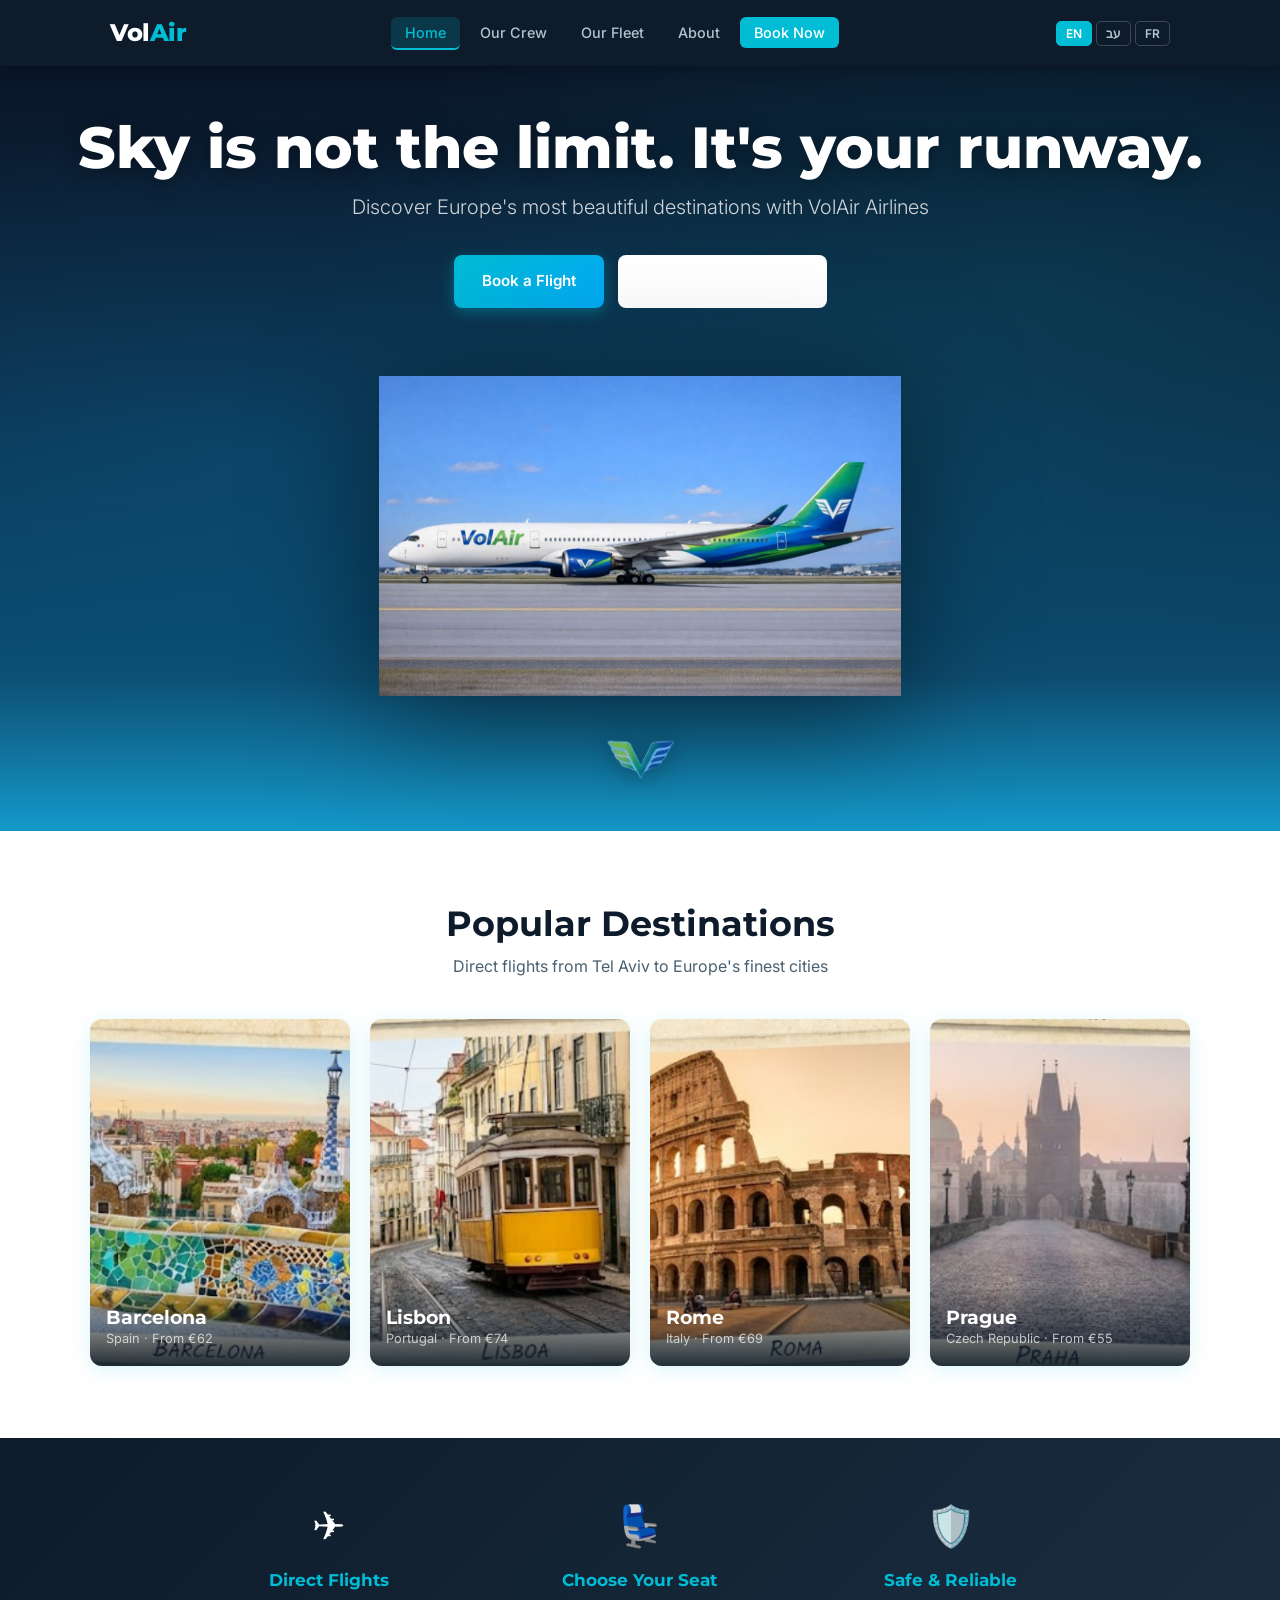
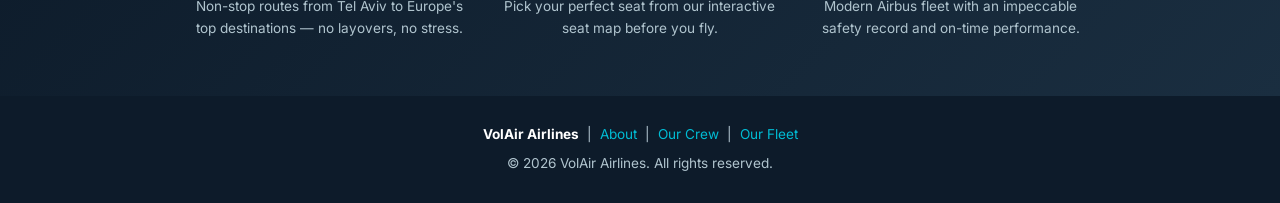
<file: index.html>
<!DOCTYPE html>
<html lang="en">
<head>
  <meta charset="UTF-8">
  <meta name="viewport" content="width=device-width, initial-scale=1.0">
  <title>VolAir Airlines — Fly Smart, Fly Free</title>
  <link rel="stylesheet" href="css/style.css">
</head>
<body data-page="index">

  <!-- HEADER -->
  <header class="site-header">
    <nav class="nav-inner">
      <a class="nav-logo" href="index.html">Vol<span>Air</span></a>
      <button class="nav-toggle" aria-label="Toggle menu">
        <span></span><span></span><span></span>
      </button>
      <ul class="nav-links">
        <li><a href="index.html" class="active" data-i18n="nav.home">Home</a></li>
        <li><a href="crew.html" data-i18n="nav.crew">Our Crew</a></li>
        <li><a href="fleet.html" data-i18n="nav.fleet">Our Fleet</a></li>
        <li><a href="about.html" data-i18n="nav.about">About</a></li>
        <li><a href="flights.html" class="nav-book-btn" data-i18n="nav.book">Book Now</a></li>
      </ul>
      <div class="lang-switcher">
        <button class="lang-btn" data-lang="en">EN</button>
        <button class="lang-btn" data-lang="he">עב</button>
        <button class="lang-btn" data-lang="fr">FR</button>
      </div>
    </nav>
  </header>

  <main>
    <!-- HERO -->
    <section class="hero">
      <div class="hero-sky"></div>
      <div class="hero-clouds"></div>

      <div class="hero-content">
        <h1 class="hero-tagline" data-i18n="index.tagline">Sky is not the limit. It's your runway.</h1>
        <p class="hero-slogan" data-i18n="index.slogan">Discover Europe's most beautiful destinations with VolAir Airlines</p>
        <div class="hero-cta">
          <a href="flights.html" class="btn btn-primary" data-i18n="index.bookFlight">Book a Flight</a>
          <a href="#destinations" class="btn btn-secondary" style="border-color:rgba(255,255,255,0.4);color:#fff;" data-i18n="index.explore">Explore Destinations</a>
        </div>
      </div>

      <!-- Hero plane image -->
      <div class="hero-plane-wrap">
        <img
          src="images/hero-plane.jpg"
          alt="VolAir Airlines aircraft in flight"
          class="hero-plane-img"
          onerror="this.style.display='none'; this.nextElementSibling.style.display='flex';"
        >
        <div class="hero-plane-placeholder" style="display:none;">
          <span>✈</span>
          <p style="font-size:1rem; color:rgba(255,255,255,0.5);">VolAir Airlines</p>
        </div>
      </div>

      <!-- Logo below plane -->
      <div class="hero-logo-wrap">
        <img
          src="images/logo.png"
          alt="VolAir Airlines logo"
          class="hero-logo-img"
          onerror="this.style.display='none'; this.nextElementSibling.style.display='inline-flex';"
        >
        <div class="hero-logo-placeholder" style="display:none;">
          <span>✈</span>
          <span>Vol<span class="logo-dot">Air</span></span>
        </div>
      </div>
    </section>

    <!-- DESTINATIONS -->
    <section class="destinations" id="destinations">
      <h2 data-i18n="index.popular">Popular Destinations</h2>
      <p class="subtitle" data-i18n="index.subtitle">Direct flights from Tel Aviv to Europe's finest cities</p>
      <div class="dest-grid">

        <!-- Barcelona -->
        <a href="flights.html" class="dest-card" data-dest="Barcelona">
          <img
            src="images/barcelona.jpg"
            alt="Barcelona, Spain"
            class="dest-img"
            onerror="this.style.display='none'; this.nextElementSibling.style.display='flex';"
          >
          <div class="dest-placeholder" style="display:none;">🏖️</div>
          <div class="dest-info">
            <h3>Barcelona</h3>
            <p>Spain · From €62</p>
          </div>
          <div class="dest-overlay">Book Now</div>
        </a>

        <!-- Lisbon -->
        <a href="flights.html" class="dest-card" data-dest="Lisbon">
          <img
            src="images/lisbon.png"
            alt="Lisbon, Portugal"
            class="dest-img"
            onerror="this.style.display='none'; this.nextElementSibling.style.display='flex';"
          >
          <div class="dest-placeholder" style="display:none;">🌉</div>
          <div class="dest-info">
            <h3>Lisbon</h3>
            <p>Portugal · From €74</p>
          </div>
          <div class="dest-overlay">Book Now</div>
        </a>

        <!-- Rome -->
        <a href="flights.html" class="dest-card" data-dest="Rome">
          <img
            src="images/rome.png"
            alt="Rome, Italy"
            class="dest-img"
            onerror="this.style.display='none'; this.nextElementSibling.style.display='flex';"
          >
          <div class="dest-placeholder" style="display:none;">🏛️</div>
          <div class="dest-info">
            <h3>Rome</h3>
            <p>Italy · From €69</p>
          </div>
          <div class="dest-overlay">Book Now</div>
        </a>

        <!-- Prague -->
        <a href="flights.html" class="dest-card" data-dest="Prague">
          <img
            src="images/prague.png"
            alt="Prague, Czech Republic"
            class="dest-img"
            onerror="this.style.display='none'; this.nextElementSibling.style.display='flex';"
          >
          <div class="dest-placeholder" style="display:none;">🏰</div>
          <div class="dest-info">
            <h3>Prague</h3>
            <p>Czech Republic · From €55</p>
          </div>
          <div class="dest-overlay">Book Now</div>
        </a>

      </div>
    </section>

    <!-- HIGHLIGHTS -->
    <section class="highlights">
      <div class="highlights-grid">
        <div class="highlight-item">
          <div class="highlight-icon">✈</div>
          <h3 data-i18n="index.direct">Direct Flights</h3>
          <p data-i18n="index.directDesc">Non-stop routes from Tel Aviv to Europe's top destinations — no layovers, no stress.</p>
        </div>
        <div class="highlight-item">
          <div class="highlight-icon">💺</div>
          <h3 data-i18n="index.seat">Choose Your Seat</h3>
          <p data-i18n="index.seatDesc">Pick your perfect seat from our interactive seat map before you fly.</p>
        </div>
        <div class="highlight-item">
          <div class="highlight-icon">🛡️</div>
          <h3 data-i18n="index.safe">Safe &amp; Reliable</h3>
          <p data-i18n="index.safeDesc">Modern Airbus fleet with an impeccable safety record and on-time performance.</p>
        </div>
      </div>
    </section>
  </main>

  <!-- FOOTER -->
  <footer class="site-footer">
    <p><strong>VolAir Airlines</strong> &nbsp;|&nbsp; <a href="about.html" data-i18n="nav.about">About</a> &nbsp;|&nbsp; <a href="crew.html" data-i18n="nav.crew">Our Crew</a> &nbsp;|&nbsp; <a href="fleet.html" data-i18n="nav.fleet">Our Fleet</a></p>
    <p style="margin-top:8px;" data-i18n="footer.rights">© 2026 VolAir Airlines. All rights reserved.</p>
  </footer>

  <script src="js/app.js"></script>
</body>
</html>
</file>
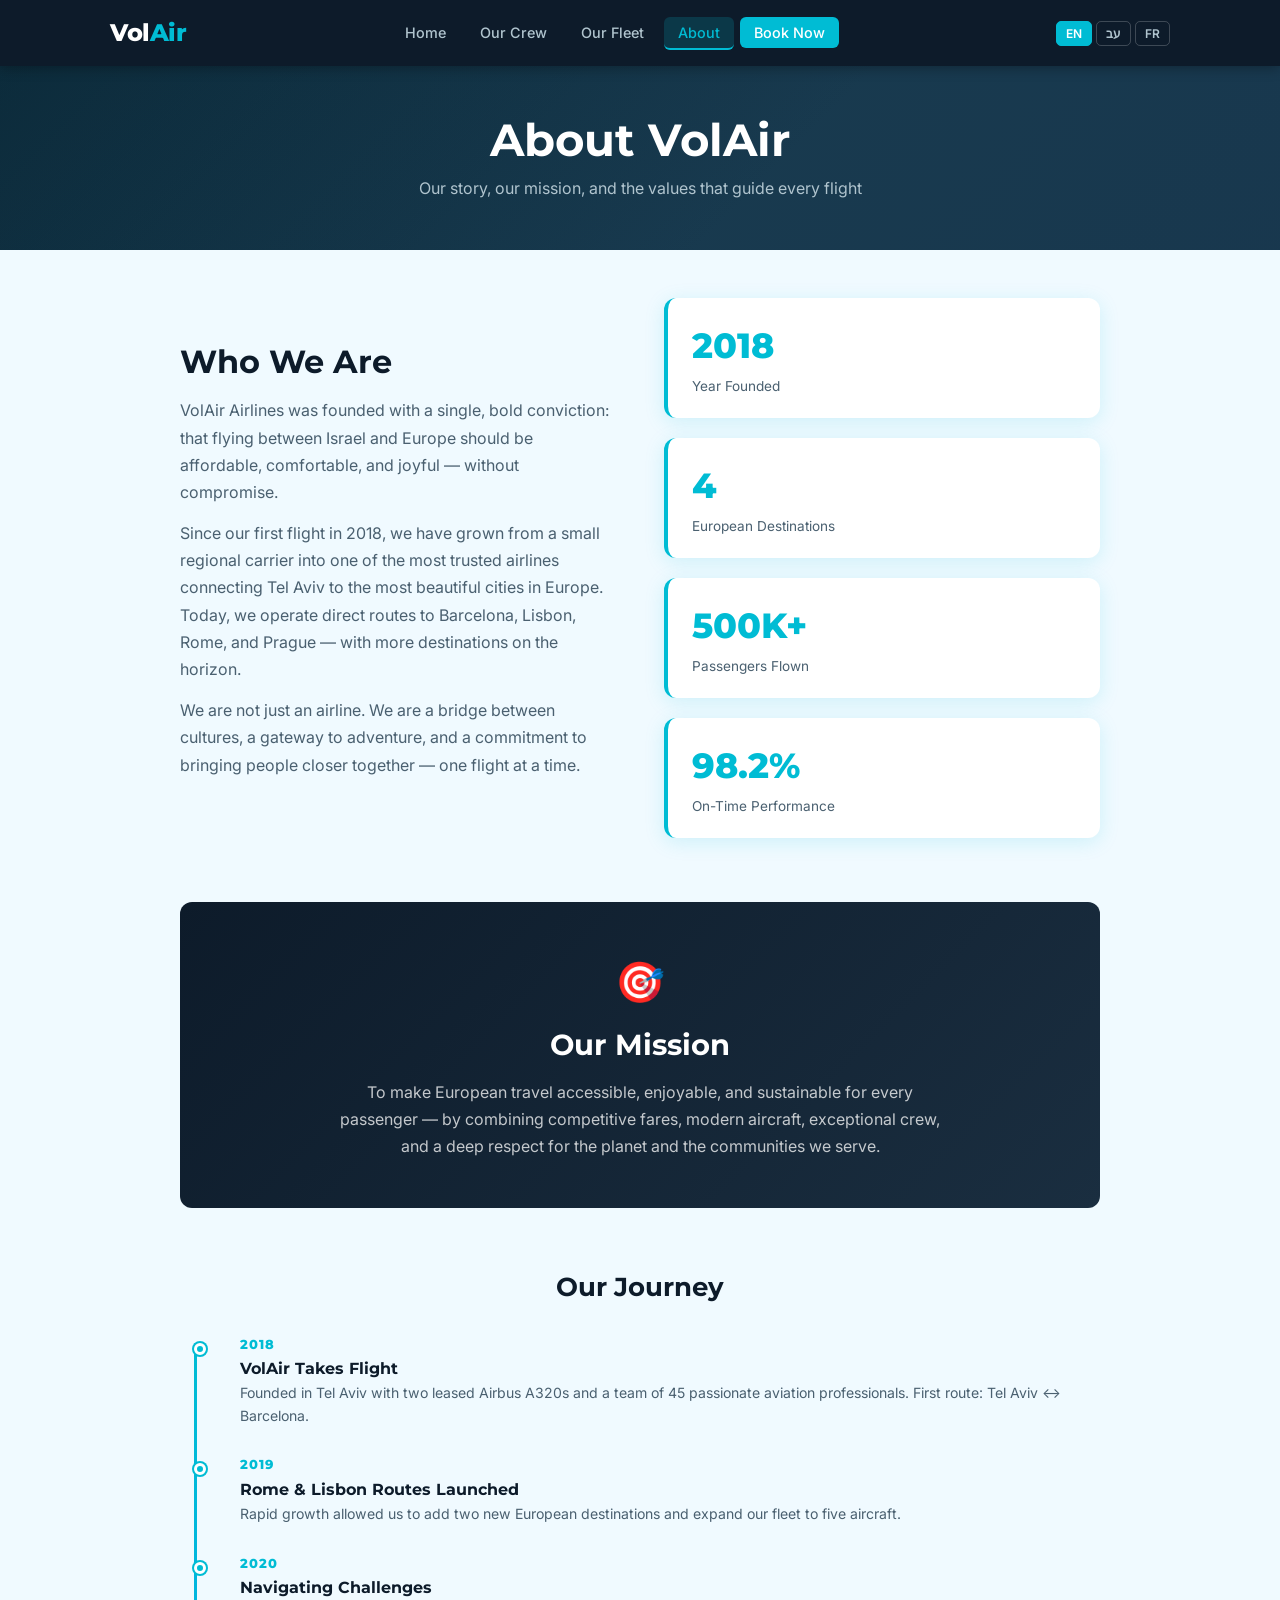
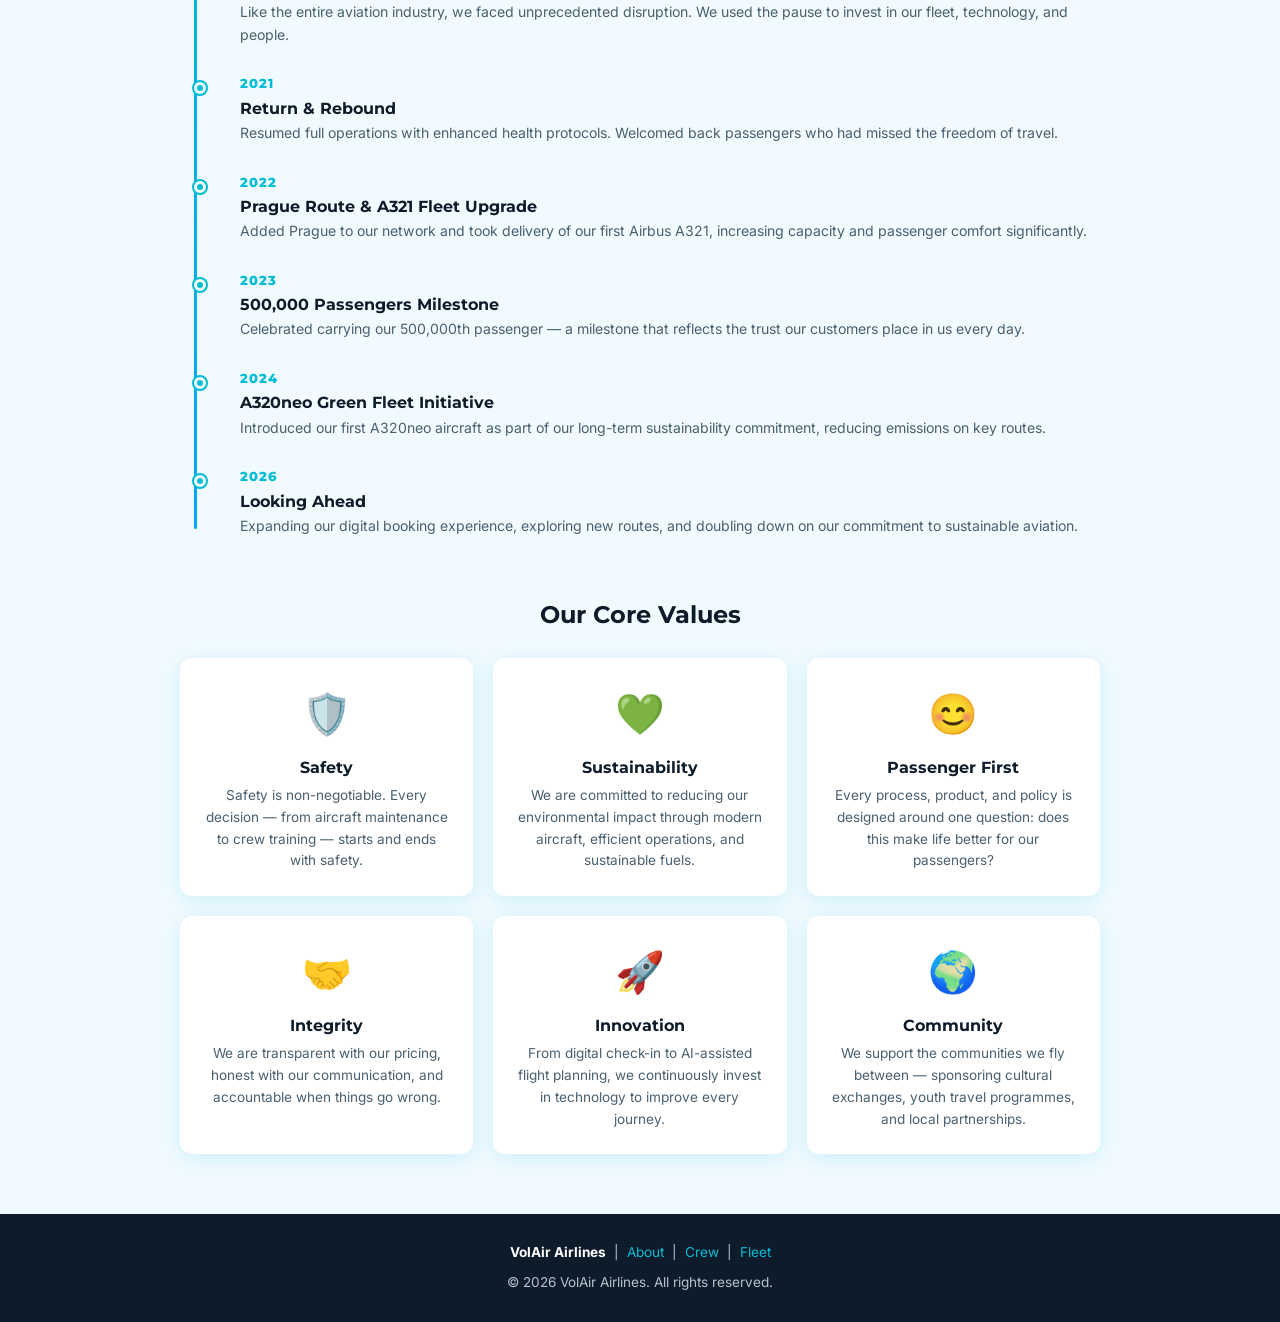
<file: about.html>
<!DOCTYPE html>
<html lang="en">
<head>
  <meta charset="UTF-8">
  <meta name="viewport" content="width=device-width, initial-scale=1.0">
  <title>About VolAir — VolAir Airlines</title>
  <link rel="stylesheet" href="css/style.css">
</head>
<body data-page="about">

  <!-- HEADER -->
  <header class="site-header">
    <nav class="nav-inner">
      <a class="nav-logo" href="index.html">Vol<span>Air</span></a>
      <button class="nav-toggle" aria-label="Toggle menu">
        <span></span><span></span><span></span>
      </button>
      <ul class="nav-links">
        <li><a href="index.html" data-i18n="nav.home">Home</a></li>
        <li><a href="crew.html" data-i18n="nav.crew">Our Crew</a></li>
        <li><a href="fleet.html" data-i18n="nav.fleet">Our Fleet</a></li>
        <li><a href="about.html" class="active" data-i18n="nav.about">About</a></li>
        <li><a href="flights.html" class="nav-book-btn" data-i18n="nav.book">Book Now</a></li>
      </ul>
      <div class="lang-switcher">
        <button class="lang-btn" data-lang="en">EN</button>
        <button class="lang-btn" data-lang="he">עב</button>
        <button class="lang-btn" data-lang="fr">FR</button>
      </div>
    </nav>
  </header>

  <!-- PAGE BANNER -->
  <div class="page-banner">
    <h1>About VolAir</h1>
    <p>Our story, our mission, and the values that guide every flight</p>
  </div>

  <main>
    <div class="about-wrap">

      <!-- Intro + Stats -->
      <div class="about-intro">
        <div class="about-intro-text">
          <h2>Who We Are</h2>
          <p>
            VolAir Airlines was founded with a single, bold conviction: that flying between Israel
            and Europe should be affordable, comfortable, and joyful — without compromise.
          </p>
          <p>
            Since our first flight in 2018, we have grown from a small regional carrier into one of
            the most trusted airlines connecting Tel Aviv to the most beautiful cities in Europe.
            Today, we operate direct routes to Barcelona, Lisbon, Rome, and Prague — with more
            destinations on the horizon.
          </p>
          <p>
            We are not just an airline. We are a bridge between cultures, a gateway to adventure,
            and a commitment to bringing people closer together — one flight at a time.
          </p>
        </div>
        <div class="about-stat-col">
          <div class="about-stat">
            <div class="num">2018</div>
            <div class="stat-label">Year Founded</div>
          </div>
          <div class="about-stat">
            <div class="num">4</div>
            <div class="stat-label">European Destinations</div>
          </div>
          <div class="about-stat">
            <div class="num">500K+</div>
            <div class="stat-label">Passengers Flown</div>
          </div>
          <div class="about-stat">
            <div class="num">98.2%</div>
            <div class="stat-label">On-Time Performance</div>
          </div>
        </div>
      </div>

      <!-- Mission -->
      <div class="about-mission">
        <div style="font-size:2.5rem; margin-bottom:14px;">🎯</div>
        <h2>Our Mission</h2>
        <p>
          To make European travel accessible, enjoyable, and sustainable for every passenger —
          by combining competitive fares, modern aircraft, exceptional crew, and a deep respect
          for the planet and the communities we serve.
        </p>
      </div>

      <!-- Timeline -->
      <div class="timeline">
        <h2>Our Journey</h2>
        <div class="timeline-list">
          <div class="timeline-item">
            <div class="timeline-year">2018</div>
            <h4>VolAir Takes Flight</h4>
            <p>Founded in Tel Aviv with two leased Airbus A320s and a team of 45 passionate aviation professionals. First route: Tel Aviv ↔ Barcelona.</p>
          </div>
          <div class="timeline-item">
            <div class="timeline-year">2019</div>
            <h4>Rome &amp; Lisbon Routes Launched</h4>
            <p>Rapid growth allowed us to add two new European destinations and expand our fleet to five aircraft.</p>
          </div>
          <div class="timeline-item">
            <div class="timeline-year">2020</div>
            <h4>Navigating Challenges</h4>
            <p>Like the entire aviation industry, we faced unprecedented disruption. We used the pause to invest in our fleet, technology, and people.</p>
          </div>
          <div class="timeline-item">
            <div class="timeline-year">2021</div>
            <h4>Return &amp; Rebound</h4>
            <p>Resumed full operations with enhanced health protocols. Welcomed back passengers who had missed the freedom of travel.</p>
          </div>
          <div class="timeline-item">
            <div class="timeline-year">2022</div>
            <h4>Prague Route &amp; A321 Fleet Upgrade</h4>
            <p>Added Prague to our network and took delivery of our first Airbus A321, increasing capacity and passenger comfort significantly.</p>
          </div>
          <div class="timeline-item">
            <div class="timeline-year">2023</div>
            <h4>500,000 Passengers Milestone</h4>
            <p>Celebrated carrying our 500,000th passenger — a milestone that reflects the trust our customers place in us every day.</p>
          </div>
          <div class="timeline-item">
            <div class="timeline-year">2024</div>
            <h4>A320neo Green Fleet Initiative</h4>
            <p>Introduced our first A320neo aircraft as part of our long-term sustainability commitment, reducing emissions on key routes.</p>
          </div>
          <div class="timeline-item">
            <div class="timeline-year">2026</div>
            <h4>Looking Ahead</h4>
            <p>Expanding our digital booking experience, exploring new routes, and doubling down on our commitment to sustainable aviation.</p>
          </div>
        </div>
      </div>

      <!-- Values -->
      <h2 style="text-align:center; margin-bottom:28px;">Our Core Values</h2>
      <div class="about-values">
        <div class="about-value-card">
          <div class="about-value-icon">🛡️</div>
          <h3>Safety</h3>
          <p>Safety is non-negotiable. Every decision — from aircraft maintenance to crew training — starts and ends with safety.</p>
        </div>
        <div class="about-value-card">
          <div class="about-value-icon">💚</div>
          <h3>Sustainability</h3>
          <p>We are committed to reducing our environmental impact through modern aircraft, efficient operations, and sustainable fuels.</p>
        </div>
        <div class="about-value-card">
          <div class="about-value-icon">😊</div>
          <h3>Passenger First</h3>
          <p>Every process, product, and policy is designed around one question: does this make life better for our passengers?</p>
        </div>
        <div class="about-value-card">
          <div class="about-value-icon">🤝</div>
          <h3>Integrity</h3>
          <p>We are transparent with our pricing, honest with our communication, and accountable when things go wrong.</p>
        </div>
        <div class="about-value-card">
          <div class="about-value-icon">🚀</div>
          <h3>Innovation</h3>
          <p>From digital check-in to AI-assisted flight planning, we continuously invest in technology to improve every journey.</p>
        </div>
        <div class="about-value-card">
          <div class="about-value-icon">🌍</div>
          <h3>Community</h3>
          <p>We support the communities we fly between — sponsoring cultural exchanges, youth travel programmes, and local partnerships.</p>
        </div>
      </div>

    </div>
  </main>

  <!-- FOOTER -->
  <footer class="site-footer">
    <p><strong>VolAir Airlines</strong> &nbsp;|&nbsp; <a href="about.html">About</a> &nbsp;|&nbsp; <a href="crew.html">Crew</a> &nbsp;|&nbsp; <a href="fleet.html">Fleet</a></p>
    <p style="margin-top:8px;" data-i18n="footer.rights">© 2026 VolAir Airlines. All rights reserved.</p>
  </footer>

  <script src="js/app.js"></script>
</body>
</html>
</file>
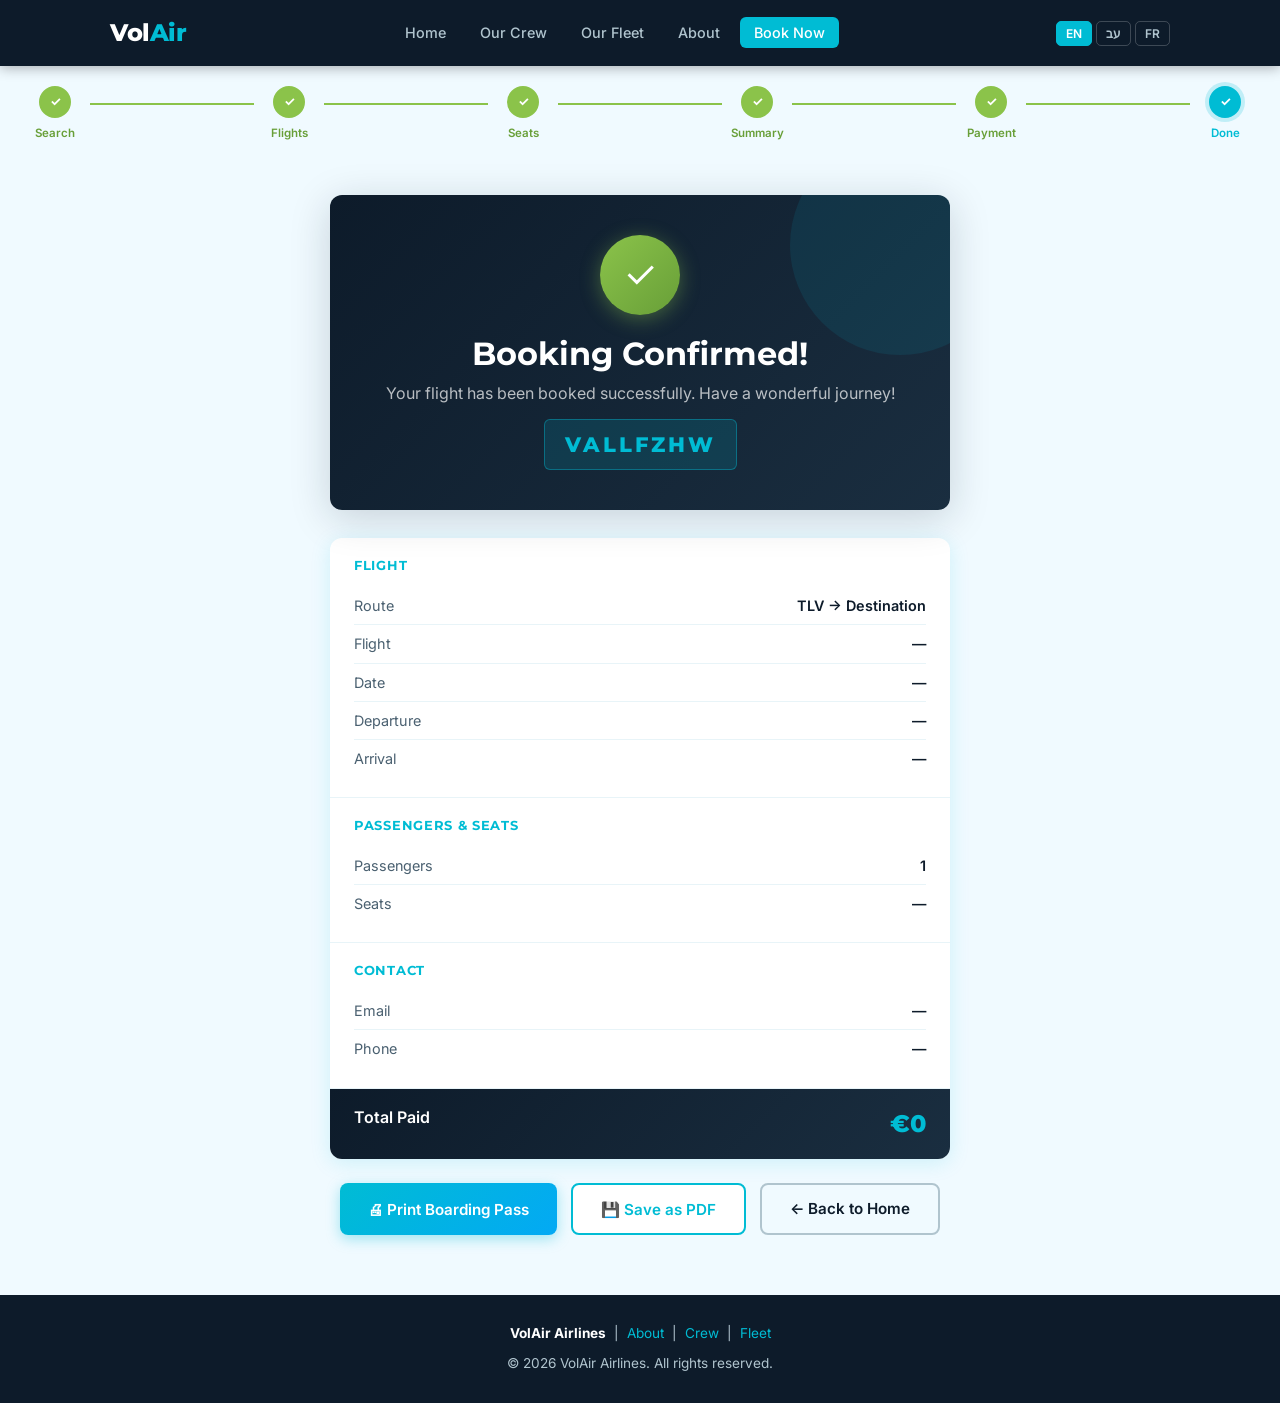
<file: confirmation.html>
<!DOCTYPE html>
<html lang="en">
<head>
  <meta charset="UTF-8">
  <meta name="viewport" content="width=device-width, initial-scale=1.0">
  <title>Booking Confirmed — VolAir Airlines</title>
  <link rel="stylesheet" href="css/style.css">
</head>
<body data-page="confirmation">

  <!-- HEADER -->
  <header class="site-header">
    <nav class="nav-inner">
      <a class="nav-logo" href="index.html">Vol<span>Air</span></a>
      <button class="nav-toggle" aria-label="Toggle menu">
        <span></span><span></span><span></span>
      </button>
      <ul class="nav-links">
        <li><a href="index.html" data-i18n="nav.home">Home</a></li>
        <li><a href="crew.html" data-i18n="nav.crew">Our Crew</a></li>
        <li><a href="fleet.html" data-i18n="nav.fleet">Our Fleet</a></li>
        <li><a href="about.html" data-i18n="nav.about">About</a></li>
        <li><a href="flights.html" class="nav-book-btn" data-i18n="nav.book">Book Now</a></li>
      </ul>
      <div class="lang-switcher">
        <button class="lang-btn" data-lang="en">EN</button>
        <button class="lang-btn" data-lang="he">עב</button>
        <button class="lang-btn" data-lang="fr">FR</button>
      </div>
    </nav>
  </header>

  <!-- PROGRESS STEPS -->
  <div class="progress-steps">
    <div class="step done"><div class="step-dot">✓</div><div class="step-label" data-i18n="step.search">Search</div></div>
    <div class="step-line done"></div>
    <div class="step done"><div class="step-dot">✓</div><div class="step-label" data-i18n="step.flights">Flights</div></div>
    <div class="step-line done"></div>
    <div class="step done"><div class="step-dot">✓</div><div class="step-label" data-i18n="step.seats">Seats</div></div>
    <div class="step-line done"></div>
    <div class="step done"><div class="step-dot">✓</div><div class="step-label" data-i18n="step.summary">Summary</div></div>
    <div class="step-line done"></div>
    <div class="step done"><div class="step-dot">✓</div><div class="step-label" data-i18n="step.payment">Payment</div></div>
    <div class="step-line done"></div>
    <div class="step active"><div class="step-dot">✓</div><div class="step-label" data-i18n="step.done">Done</div></div>
  </div>

  <main>
    <div class="confirmation-wrap">

      <!-- Hero confirmation banner -->
      <div class="confirm-hero">
        <div class="confirm-check">✓</div>
        <h1 data-i18n="confirm.title">Booking Confirmed!</h1>
        <p data-i18n="confirm.subtitle">Your flight has been booked successfully. Have a wonderful journey!</p>
        <div class="booking-ref" id="booking-ref">VA——</div>
      </div>

      <!-- Booking details -->
      <div class="confirm-details">
        <div id="confirm-details-body">
          <!-- filled by JS -->
        </div>
      </div>

      <!-- Actions -->
      <div class="confirm-actions">
        <button id="print-btn" class="btn btn-primary" data-i18n="confirm.print">🖨 Print Boarding Pass</button>
        <button id="save-btn" class="btn btn-secondary" data-i18n="confirm.save">💾 Save as PDF</button>
        <a href="index.html" class="btn btn-outline" data-i18n="confirm.backHome">← Back to Home</a>
      </div>

    </div>
  </main>

  <!-- FOOTER -->
  <footer class="site-footer">
    <p><strong>VolAir Airlines</strong> &nbsp;|&nbsp; <a href="about.html">About</a> &nbsp;|&nbsp; <a href="crew.html">Crew</a> &nbsp;|&nbsp; <a href="fleet.html">Fleet</a></p>
    <p style="margin-top:8px;" data-i18n="footer.rights">© 2026 VolAir Airlines. All rights reserved.</p>
  </footer>

  <script src="js/app.js"></script>
</body>
</html>
</file>
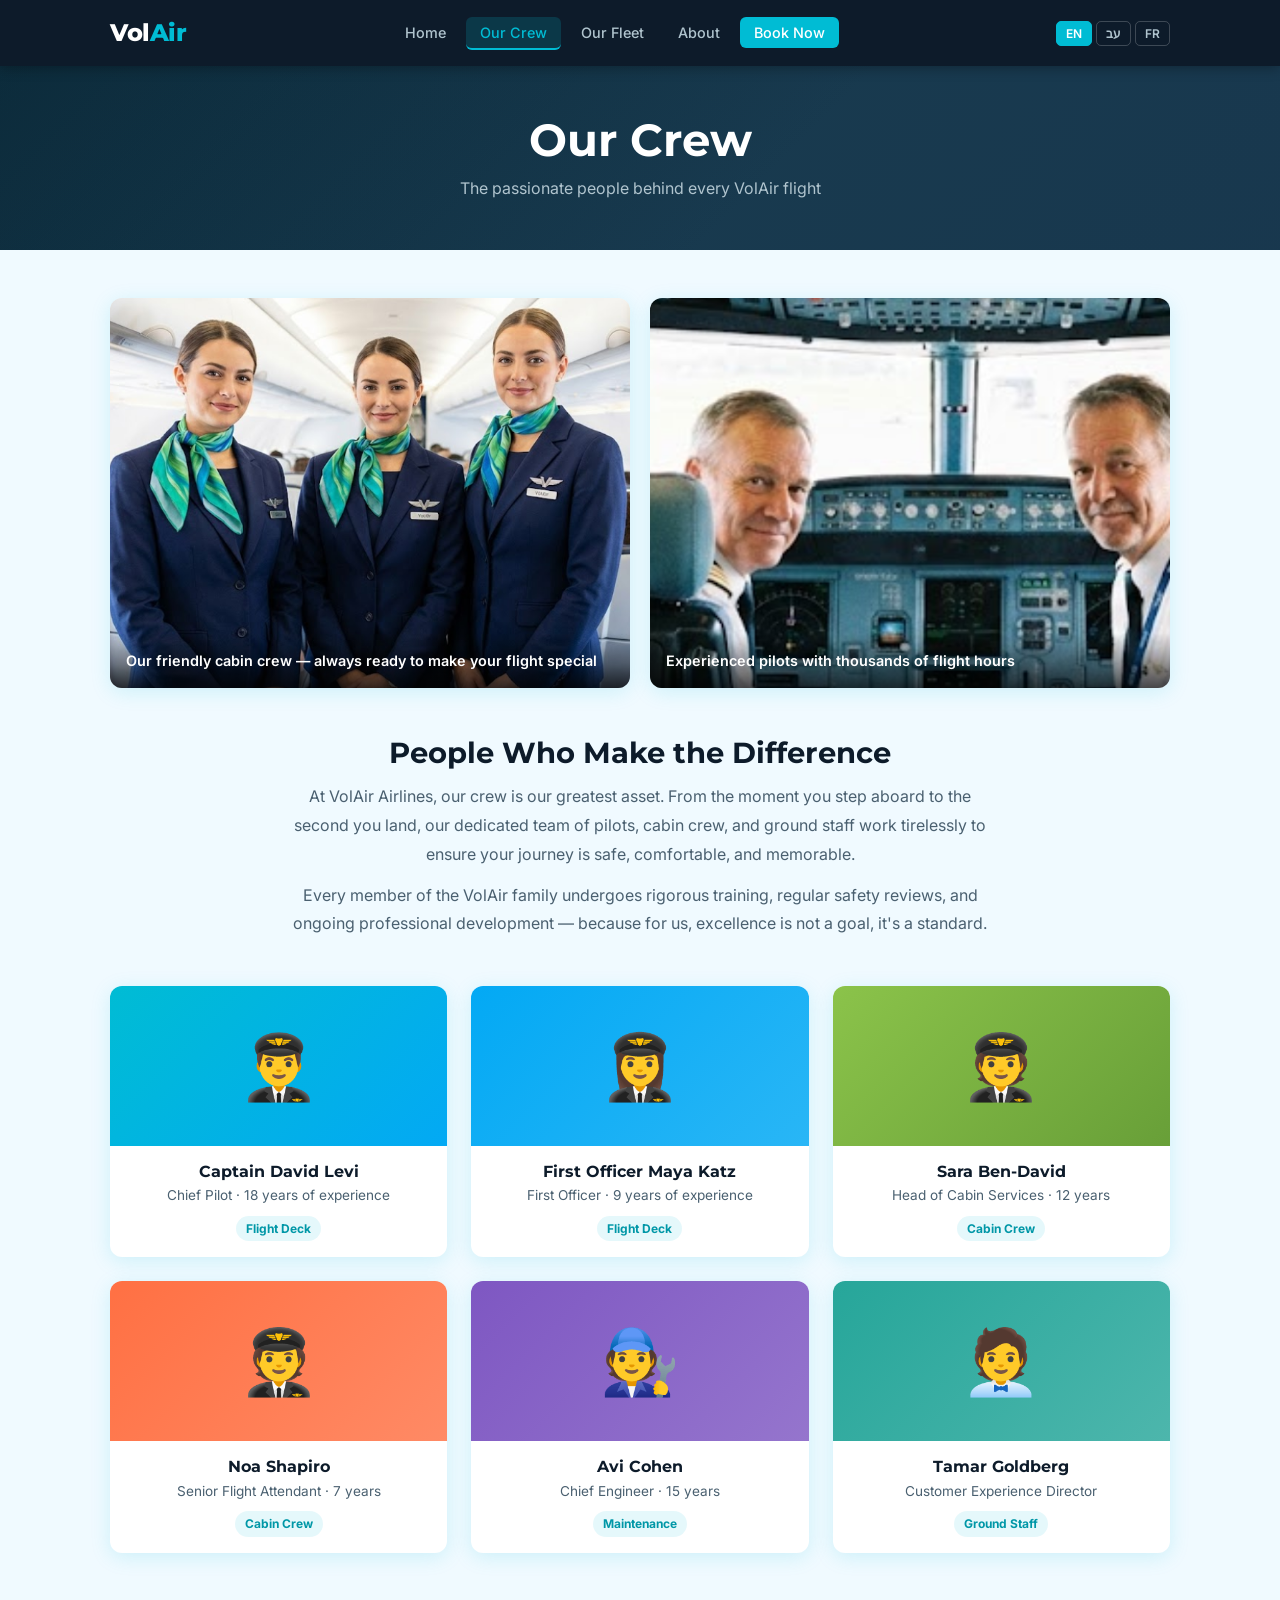
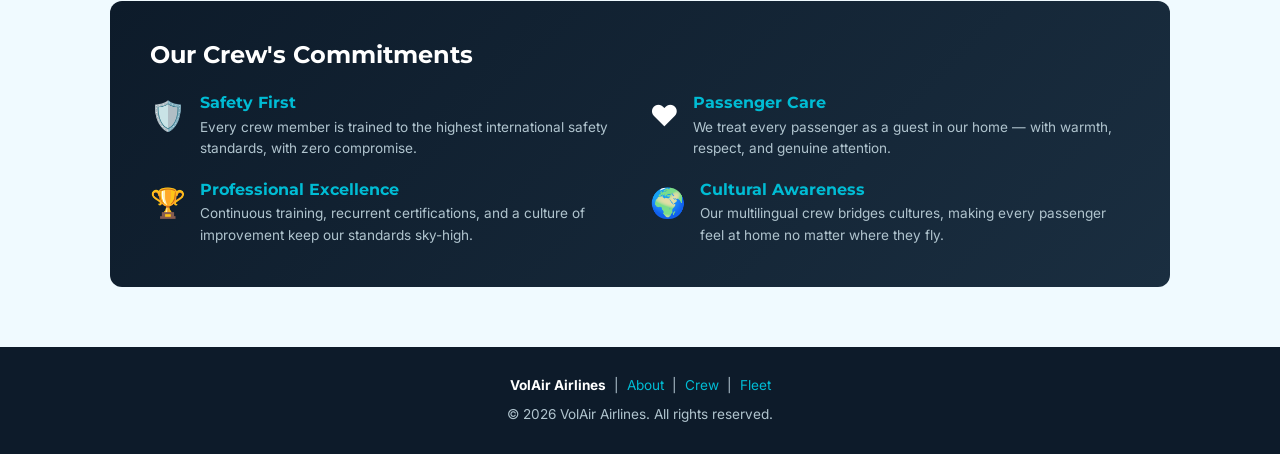
<file: crew.html>
<!DOCTYPE html>
<html lang="en">
<head>
  <meta charset="UTF-8">
  <meta name="viewport" content="width=device-width, initial-scale=1.0">
  <title>Our Crew — VolAir Airlines</title>
  <link rel="stylesheet" href="css/style.css">
</head>
<body data-page="crew">

  <!-- HEADER -->
  <header class="site-header">
    <nav class="nav-inner">
      <a class="nav-logo" href="index.html">Vol<span>Air</span></a>
      <button class="nav-toggle" aria-label="Toggle menu">
        <span></span><span></span><span></span>
      </button>
      <ul class="nav-links">
        <li><a href="index.html" data-i18n="nav.home">Home</a></li>
        <li><a href="crew.html" class="active" data-i18n="nav.crew">Our Crew</a></li>
        <li><a href="fleet.html" data-i18n="nav.fleet">Our Fleet</a></li>
        <li><a href="about.html" data-i18n="nav.about">About</a></li>
        <li><a href="flights.html" class="nav-book-btn" data-i18n="nav.book">Book Now</a></li>
      </ul>
      <div class="lang-switcher">
        <button class="lang-btn" data-lang="en">EN</button>
        <button class="lang-btn" data-lang="he">עב</button>
        <button class="lang-btn" data-lang="fr">FR</button>
      </div>
    </nav>
  </header>

  <!-- PAGE BANNER -->
  <div class="page-banner">
    <h1>Our Crew</h1>
    <p>The passionate people behind every VolAir flight</p>
  </div>

  <main>
    <div class="crew-wrap">

      <!-- Hero images -->
      <div class="crew-hero-images">
        <div class="crew-hero-img-wrap">
          <img
            src="images/crew-smiling.png"
            alt="VolAir cabin crew smiling"
            onerror="this.style.display='none'; this.nextElementSibling.style.display='flex';"
          >
          <div class="img-placeholder crew-img-gradient-1" style="display:none;">
            <span>🧑‍✈️</span>
            <p>Our Cabin Crew</p>
          </div>
          <div class="img-caption">Our friendly cabin crew — always ready to make your flight special</div>
        </div>
        <div class="crew-hero-img-wrap">
          <img
            src="images/pilot-cockpit.png"
            alt="VolAir pilot in cockpit"
            onerror="this.style.display='none'; this.nextElementSibling.style.display='flex';"
          >
          <div class="img-placeholder crew-img-gradient-2" style="display:none;">
            <span>👨‍✈️</span>
            <p>Our Pilots</p>
          </div>
          <div class="img-caption">Experienced pilots with thousands of flight hours</div>
        </div>
      </div>

      <!-- Intro text -->
      <div class="crew-intro">
        <h2>People Who Make the Difference</h2>
        <p>
          At VolAir Airlines, our crew is our greatest asset. From the moment you step aboard to the
          second you land, our dedicated team of pilots, cabin crew, and ground staff work tirelessly
          to ensure your journey is safe, comfortable, and memorable.
        </p>
        <p style="margin-top:12px;">
          Every member of the VolAir family undergoes rigorous training, regular safety reviews,
          and ongoing professional development — because for us, excellence is not a goal, it's a standard.
        </p>
      </div>

      <!-- Crew member cards -->
      <div class="crew-grid">

        <div class="crew-card">
          <div class="crew-avatar" style="background: linear-gradient(135deg, var(--turquoise), var(--sky));">👨‍✈️</div>
          <div class="crew-card-body">
            <h3>Captain David Levi</h3>
            <p>Chief Pilot · 18 years of experience</p>
            <span class="crew-role-badge">Flight Deck</span>
          </div>
        </div>

        <div class="crew-card">
          <div class="crew-avatar" style="background: linear-gradient(135deg, var(--sky), #29B6F6);">👩‍✈️</div>
          <div class="crew-card-body">
            <h3>First Officer Maya Katz</h3>
            <p>First Officer · 9 years of experience</p>
            <span class="crew-role-badge">Flight Deck</span>
          </div>
        </div>

        <div class="crew-card">
          <div class="crew-avatar" style="background: linear-gradient(135deg, var(--lime), var(--lime-dark));">🧑‍✈️</div>
          <div class="crew-card-body">
            <h3>Sara Ben-David</h3>
            <p>Head of Cabin Services · 12 years</p>
            <span class="crew-role-badge">Cabin Crew</span>
          </div>
        </div>

        <div class="crew-card">
          <div class="crew-avatar" style="background: linear-gradient(135deg, #FF7043, #FF8A65);">🧑‍✈️</div>
          <div class="crew-card-body">
            <h3>Noa Shapiro</h3>
            <p>Senior Flight Attendant · 7 years</p>
            <span class="crew-role-badge">Cabin Crew</span>
          </div>
        </div>

        <div class="crew-card">
          <div class="crew-avatar" style="background: linear-gradient(135deg, #7E57C2, #9575CD);">🧑‍🔧</div>
          <div class="crew-card-body">
            <h3>Avi Cohen</h3>
            <p>Chief Engineer · 15 years</p>
            <span class="crew-role-badge">Maintenance</span>
          </div>
        </div>

        <div class="crew-card">
          <div class="crew-avatar" style="background: linear-gradient(135deg, #26A69A, #4DB6AC);">🧑‍💼</div>
          <div class="crew-card-body">
            <h3>Tamar Goldberg</h3>
            <p>Customer Experience Director</p>
            <span class="crew-role-badge">Ground Staff</span>
          </div>
        </div>

      </div>

      <!-- Values section -->
      <div class="crew-values">
        <h2>Our Crew's Commitments</h2>
        <div class="values-grid">
          <div class="value-item">
            <div class="value-icon">🛡️</div>
            <div>
              <h4>Safety First</h4>
              <p>Every crew member is trained to the highest international safety standards, with zero compromise.</p>
            </div>
          </div>
          <div class="value-item">
            <div class="value-icon">❤️</div>
            <div>
              <h4>Passenger Care</h4>
              <p>We treat every passenger as a guest in our home — with warmth, respect, and genuine attention.</p>
            </div>
          </div>
          <div class="value-item">
            <div class="value-icon">🏆</div>
            <div>
              <h4>Professional Excellence</h4>
              <p>Continuous training, recurrent certifications, and a culture of improvement keep our standards sky-high.</p>
            </div>
          </div>
          <div class="value-item">
            <div class="value-icon">🌍</div>
            <div>
              <h4>Cultural Awareness</h4>
              <p>Our multilingual crew bridges cultures, making every passenger feel at home no matter where they fly.</p>
            </div>
          </div>
        </div>
      </div>

    </div>
  </main>

  <!-- FOOTER -->
  <footer class="site-footer">
    <p><strong>VolAir Airlines</strong> &nbsp;|&nbsp; <a href="about.html">About</a> &nbsp;|&nbsp; <a href="crew.html">Crew</a> &nbsp;|&nbsp; <a href="fleet.html">Fleet</a></p>
    <p style="margin-top:8px;" data-i18n="footer.rights">© 2026 VolAir Airlines. All rights reserved.</p>
  </footer>

  <script src="js/app.js"></script>
</body>
</html>
</file>
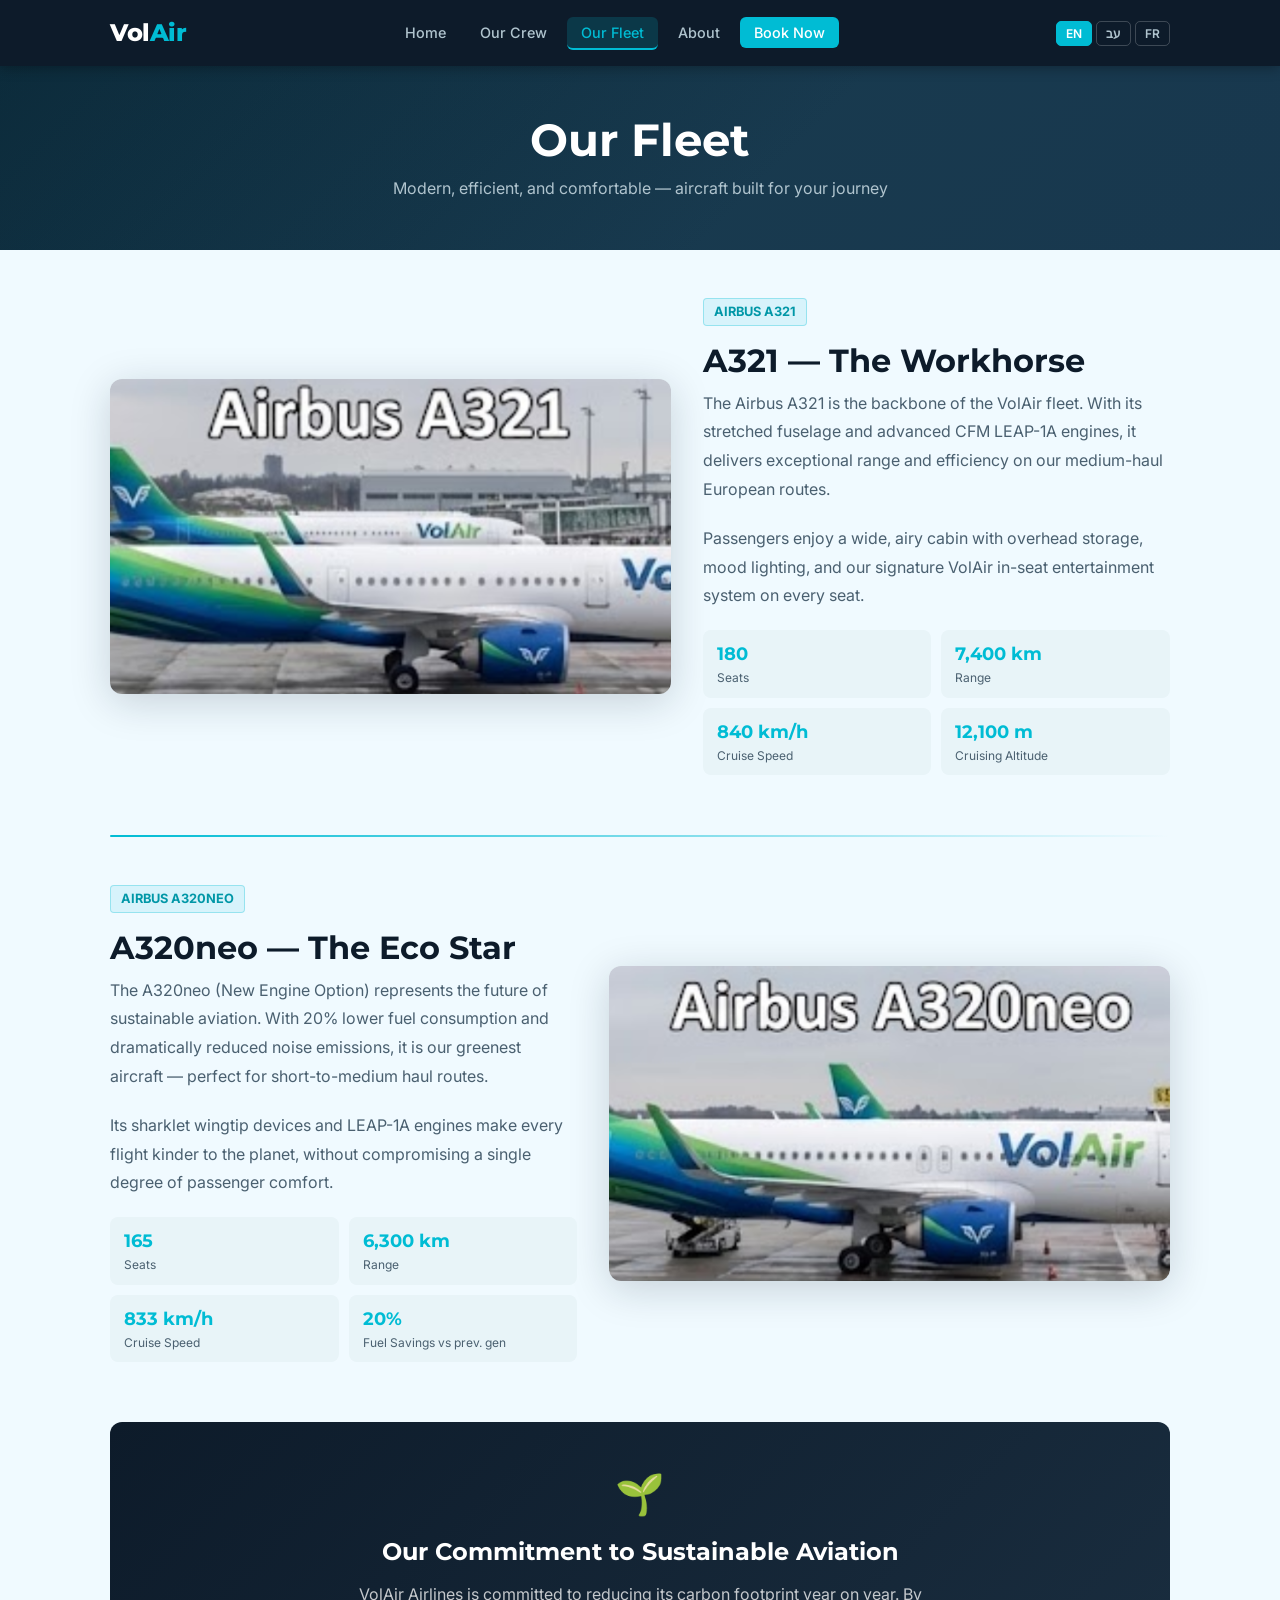
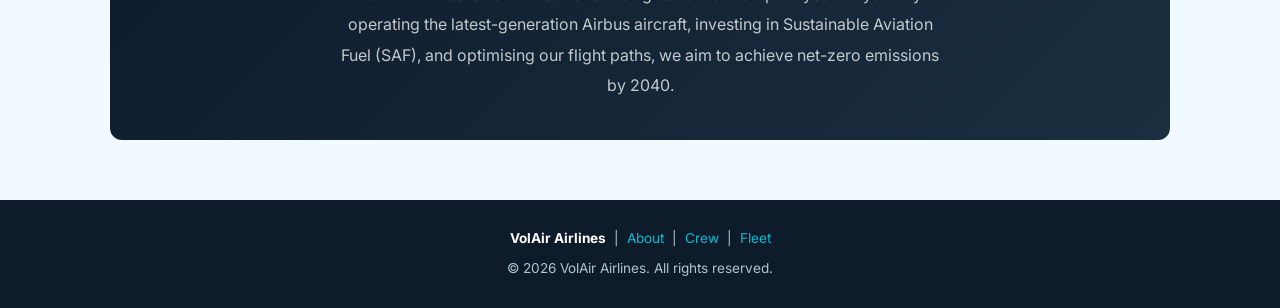
<file: fleet.html>
<!DOCTYPE html>
<html lang="en">
<head>
  <meta charset="UTF-8">
  <meta name="viewport" content="width=device-width, initial-scale=1.0">
  <title>Our Fleet — VolAir Airlines</title>
  <link rel="stylesheet" href="css/style.css">
</head>
<body data-page="fleet">

  <!-- HEADER -->
  <header class="site-header">
    <nav class="nav-inner">
      <a class="nav-logo" href="index.html">Vol<span>Air</span></a>
      <button class="nav-toggle" aria-label="Toggle menu">
        <span></span><span></span><span></span>
      </button>
      <ul class="nav-links">
        <li><a href="index.html" data-i18n="nav.home">Home</a></li>
        <li><a href="crew.html" data-i18n="nav.crew">Our Crew</a></li>
        <li><a href="fleet.html" class="active" data-i18n="nav.fleet">Our Fleet</a></li>
        <li><a href="about.html" data-i18n="nav.about">About</a></li>
        <li><a href="flights.html" class="nav-book-btn" data-i18n="nav.book">Book Now</a></li>
      </ul>
      <div class="lang-switcher">
        <button class="lang-btn" data-lang="en">EN</button>
        <button class="lang-btn" data-lang="he">עב</button>
        <button class="lang-btn" data-lang="fr">FR</button>
      </div>
    </nav>
  </header>

  <!-- PAGE BANNER -->
  <div class="page-banner">
    <h1>Our Fleet</h1>
    <p>Modern, efficient, and comfortable — aircraft built for your journey</p>
  </div>

  <main>
    <div class="fleet-wrap">

      <!-- A321 -->
      <div class="fleet-aircraft">
        <div class="fleet-aircraft-grid">
          <div class="fleet-img-wrap">
            <img
              src="images/a321.png"
              alt="Airbus A321 VolAir Airlines"
              onerror="this.style.display='none'; this.nextElementSibling.style.display='flex';"
            >
            <div class="img-placeholder" style="display:none; background: linear-gradient(135deg, var(--dark), var(--dark-2));">
              <span>✈</span>
              <p>Airbus A321</p>
            </div>
          </div>
          <div class="fleet-info">
            <div class="fleet-model-tag">Airbus A321</div>
            <h2>A321 — The Workhorse</h2>
            <p>
              The Airbus A321 is the backbone of the VolAir fleet. With its stretched fuselage and
              advanced CFM LEAP-1A engines, it delivers exceptional range and efficiency on our
              medium-haul European routes.
            </p>
            <p>
              Passengers enjoy a wide, airy cabin with overhead storage, mood lighting, and our
              signature VolAir in-seat entertainment system on every seat.
            </p>
            <div class="fleet-specs">
              <div class="spec-item">
                <div class="spec-val">180</div>
                <div class="spec-label">Seats</div>
              </div>
              <div class="spec-item">
                <div class="spec-val">7,400 km</div>
                <div class="spec-label">Range</div>
              </div>
              <div class="spec-item">
                <div class="spec-val">840 km/h</div>
                <div class="spec-label">Cruise Speed</div>
              </div>
              <div class="spec-item">
                <div class="spec-val">12,100 m</div>
                <div class="spec-label">Cruising Altitude</div>
              </div>
            </div>
          </div>
        </div>
      </div>

      <div class="fleet-divider"></div>

      <!-- A320neo -->
      <div class="fleet-aircraft">
        <div class="fleet-aircraft-grid reverse">
          <div class="fleet-img-wrap">
            <img
              src="images/a320neo.png"
              alt="Airbus A320neo VolAir Airlines"
              onerror="this.style.display='none'; this.nextElementSibling.style.display='flex';"
            >
            <div class="img-placeholder" style="display:none; background: linear-gradient(135deg, var(--turquoise-dark), var(--sky-dark));">
              <span>✈</span>
              <p>Airbus A320neo</p>
            </div>
          </div>
          <div class="fleet-info">
            <div class="fleet-model-tag">Airbus A320neo</div>
            <h2>A320neo — The Eco Star</h2>
            <p>
              The A320neo (New Engine Option) represents the future of sustainable aviation. With
              20% lower fuel consumption and dramatically reduced noise emissions, it is our greenest
              aircraft — perfect for short-to-medium haul routes.
            </p>
            <p>
              Its sharklet wingtip devices and LEAP-1A engines make every flight kinder to the
              planet, without compromising a single degree of passenger comfort.
            </p>
            <div class="fleet-specs">
              <div class="spec-item">
                <div class="spec-val">165</div>
                <div class="spec-label">Seats</div>
              </div>
              <div class="spec-item">
                <div class="spec-val">6,300 km</div>
                <div class="spec-label">Range</div>
              </div>
              <div class="spec-item">
                <div class="spec-val">833 km/h</div>
                <div class="spec-label">Cruise Speed</div>
              </div>
              <div class="spec-item">
                <div class="spec-val">20%</div>
                <div class="spec-label">Fuel Savings vs prev. gen</div>
              </div>
            </div>
          </div>
        </div>
      </div>

      <!-- Fleet commitment -->
      <div style="background: linear-gradient(135deg, var(--dark), var(--dark-2)); border-radius: var(--radius); padding: 40px; color: var(--white); text-align: center;">
        <div style="font-size:2.5rem; margin-bottom:12px;">🌱</div>
        <h2 style="margin-bottom:12px;">Our Commitment to Sustainable Aviation</h2>
        <p style="color:rgba(255,255,255,0.75); max-width:600px; margin:0 auto; line-height:1.9;">
          VolAir Airlines is committed to reducing its carbon footprint year on year. By operating
          the latest-generation Airbus aircraft, investing in Sustainable Aviation Fuel (SAF), and
          optimising our flight paths, we aim to achieve net-zero emissions by 2040.
        </p>
      </div>

    </div>
  </main>

  <!-- FOOTER -->
  <footer class="site-footer">
    <p><strong>VolAir Airlines</strong> &nbsp;|&nbsp; <a href="about.html">About</a> &nbsp;|&nbsp; <a href="crew.html">Crew</a> &nbsp;|&nbsp; <a href="fleet.html">Fleet</a></p>
    <p style="margin-top:8px;" data-i18n="footer.rights">© 2026 VolAir Airlines. All rights reserved.</p>
  </footer>

  <script src="js/app.js"></script>
</body>
</html>
</file>
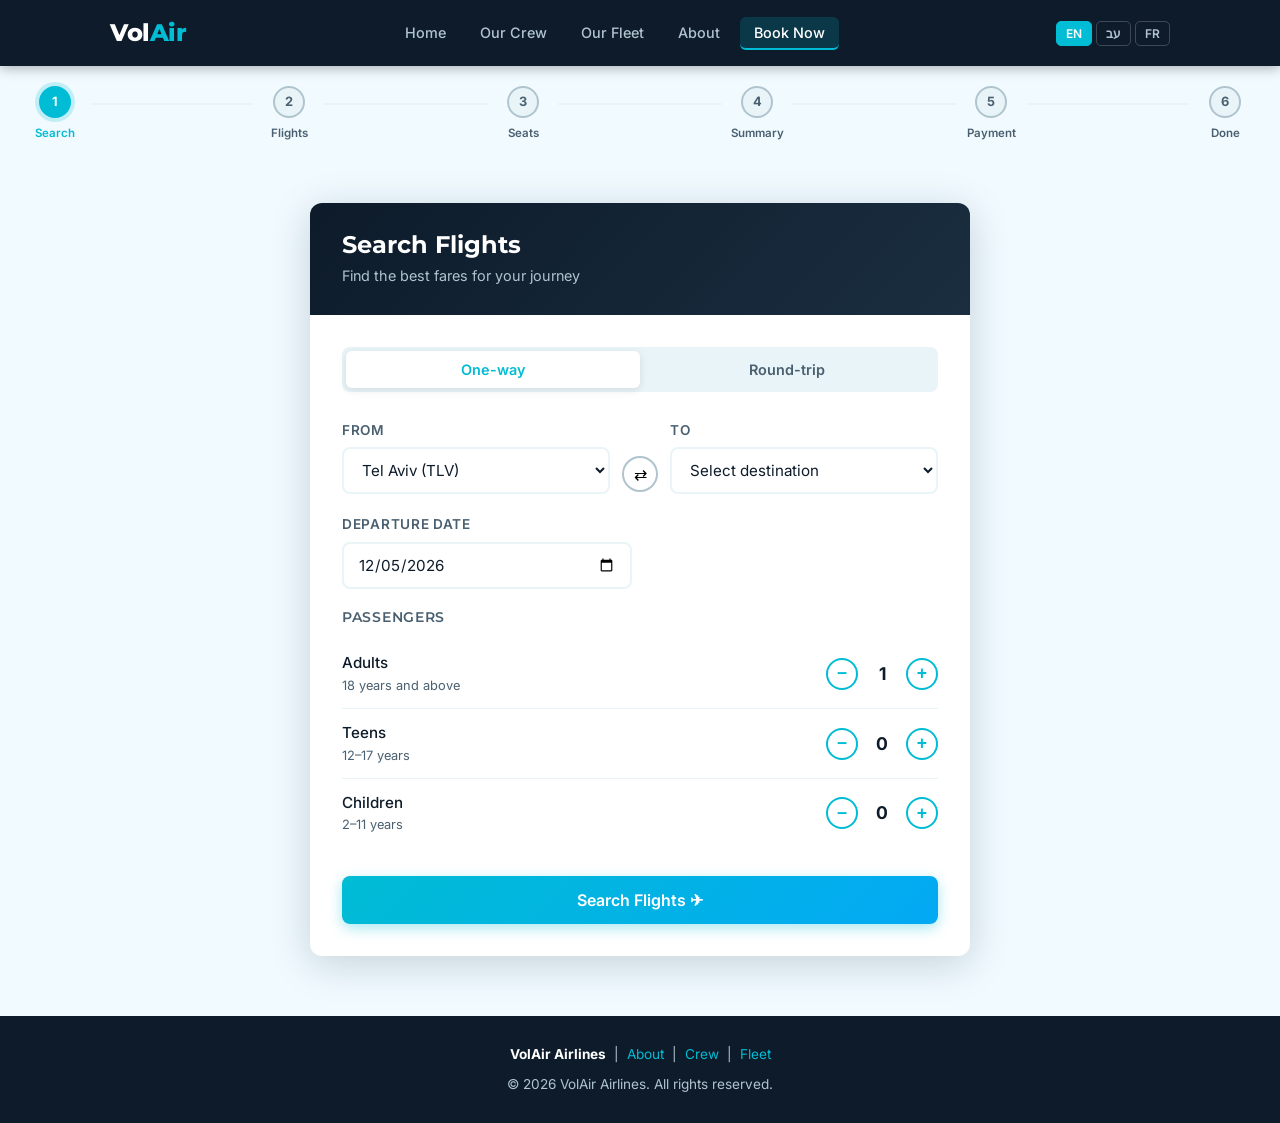
<file: flights.html>
<!DOCTYPE html>
<html lang="en">
<head>
  <meta charset="UTF-8">
  <meta name="viewport" content="width=device-width, initial-scale=1.0">
  <title>Search Flights — VolAir Airlines</title>
  <link rel="stylesheet" href="css/style.css">
</head>
<body data-page="flights">

  <!-- HEADER -->
  <header class="site-header">
    <nav class="nav-inner">
      <a class="nav-logo" href="index.html">Vol<span>Air</span></a>
      <button class="nav-toggle" aria-label="Toggle menu">
        <span></span><span></span><span></span>
      </button>
      <ul class="nav-links">
        <li><a href="index.html" data-i18n="nav.home">Home</a></li>
        <li><a href="crew.html" data-i18n="nav.crew">Our Crew</a></li>
        <li><a href="fleet.html" data-i18n="nav.fleet">Our Fleet</a></li>
        <li><a href="about.html" data-i18n="nav.about">About</a></li>
        <li><a href="flights.html" class="nav-book-btn active" data-i18n="nav.book">Book Now</a></li>
      </ul>
      <div class="lang-switcher">
        <button class="lang-btn" data-lang="en">EN</button>
        <button class="lang-btn" data-lang="he">עב</button>
        <button class="lang-btn" data-lang="fr">FR</button>
      </div>
    </nav>
  </header>

  <!-- PROGRESS STEPS -->
  <div class="progress-steps">
    <div class="step active">
      <div class="step-dot">1</div>
      <div class="step-label" data-i18n="step.search">Search</div>
    </div>
    <div class="step-line"></div>
    <div class="step">
      <div class="step-dot">2</div>
      <div class="step-label" data-i18n="step.flights">Flights</div>
    </div>
    <div class="step-line"></div>
    <div class="step">
      <div class="step-dot">3</div>
      <div class="step-label" data-i18n="step.seats">Seats</div>
    </div>
    <div class="step-line"></div>
    <div class="step">
      <div class="step-dot">4</div>
      <div class="step-label" data-i18n="step.summary">Summary</div>
    </div>
    <div class="step-line"></div>
    <div class="step">
      <div class="step-dot">5</div>
      <div class="step-label" data-i18n="step.payment">Payment</div>
    </div>
    <div class="step-line"></div>
    <div class="step">
      <div class="step-dot">6</div>
      <div class="step-label" data-i18n="step.done">Done</div>
    </div>
  </div>

  <main>
    <div class="flights-wrap">
      <div class="flights-form-card">
        <div class="flights-form-header">
          <h2 data-i18n="flights.title">Search Flights</h2>
          <p data-i18n="flights.subtitle">Find the best fares for your journey</p>
        </div>

        <div class="flights-form-body">
          <form id="flights-form" novalidate>

            <!-- Trip type toggle -->
            <div class="trip-toggle">
              <button type="button" class="trip-btn active" data-trip="one-way" data-i18n="flights.oneWay">One-way</button>
              <button type="button" class="trip-btn" data-trip="round-trip" data-i18n="flights.roundTrip">Round-trip</button>
            </div>

            <!-- Route -->
            <div class="route-row">
              <div class="form-group">
                <label for="from" data-i18n="flights.from">From</label>
                <select id="from">
                  <option value="TLV" selected>Tel Aviv (TLV)</option>
                  <option value="BCN">Barcelona (BCN)</option>
                  <option value="LIS">Lisbon (LIS)</option>
                  <option value="FCO">Rome (FCO)</option>
                  <option value="PRG">Prague (PRG)</option>
                </select>
              </div>
              <button type="button" id="swap-btn" class="swap-btn" title="Swap origin and destination">⇄</button>
              <div class="form-group">
                <label for="to" data-i18n="flights.to">To</label>
                <select id="to">
                  <option value="">Select destination</option>
                  <option value="BCN">Barcelona (BCN)</option>
                  <option value="LIS">Lisbon (LIS)</option>
                  <option value="FCO">Rome (FCO)</option>
                  <option value="PRG">Prague (PRG)</option>
                  <option value="TLV">Tel Aviv (TLV)</option>
                </select>
              </div>
            </div>

            <!-- Dates -->
            <div class="form-row" id="dates-row">
              <div class="form-group">
                <label for="departure" data-i18n="flights.dep">Departure Date</label>
                <input type="date" id="departure" required>
              </div>
              <div class="form-group" id="return-date-group">
                <label for="return-date" data-i18n="flights.ret">Return Date</label>
                <input type="date" id="return-date">
              </div>
            </div>

            <!-- Passengers -->
            <div class="passengers-section">
              <h3 data-i18n="flights.passengers">Passengers</h3>

              <div class="pax-row">
                <div class="pax-label">
                  <span data-i18n="flights.adults">Adults</span>
                  <small data-i18n="flights.adultsAge">18 years and above</small>
                </div>
                <div class="pax-counter">
                  <button type="button" class="pax-btn" data-target="adults" data-dir="down">−</button>
                  <span class="pax-count" id="adults-count">1</span>
                  <button type="button" class="pax-btn" data-target="adults" data-dir="up">+</button>
                  <input type="hidden" id="adults" value="1">
                </div>
              </div>

              <div class="pax-row">
                <div class="pax-label">
                  <span data-i18n="flights.teens">Teens</span>
                  <small data-i18n="flights.teensAge">12–17 years</small>
                </div>
                <div class="pax-counter">
                  <button type="button" class="pax-btn" data-target="teens" data-dir="down">−</button>
                  <span class="pax-count" id="teens-count">0</span>
                  <button type="button" class="pax-btn" data-target="teens" data-dir="up">+</button>
                  <input type="hidden" id="teens" value="0">
                </div>
              </div>

              <div class="pax-row">
                <div class="pax-label">
                  <span data-i18n="flights.children">Children</span>
                  <small data-i18n="flights.childrenAge">2–11 years</small>
                </div>
                <div class="pax-counter">
                  <button type="button" class="pax-btn" data-target="children" data-dir="down">−</button>
                  <span class="pax-count" id="children-count">0</span>
                  <button type="button" class="pax-btn" data-target="children" data-dir="up">+</button>
                  <input type="hidden" id="children" value="0">
                </div>
              </div>
            </div>

            <div style="margin-top:28px;">
              <button type="submit" class="btn btn-primary" style="width:100%; padding:14px; font-size:1rem;">
                <span data-i18n="flights.search">Search Flights ✈</span>
              </button>
            </div>

          </form>
        </div>
      </div>
    </div>
  </main>

  <!-- FOOTER -->
  <footer class="site-footer">
    <p><strong>VolAir Airlines</strong> &nbsp;|&nbsp; <a href="about.html">About</a> &nbsp;|&nbsp; <a href="crew.html">Crew</a> &nbsp;|&nbsp; <a href="fleet.html">Fleet</a></p>
    <p style="margin-top:8px;" data-i18n="footer.rights">© 2026 VolAir Airlines. All rights reserved.</p>
  </footer>

  <script src="js/app.js"></script>
</body>
</html>
</file>
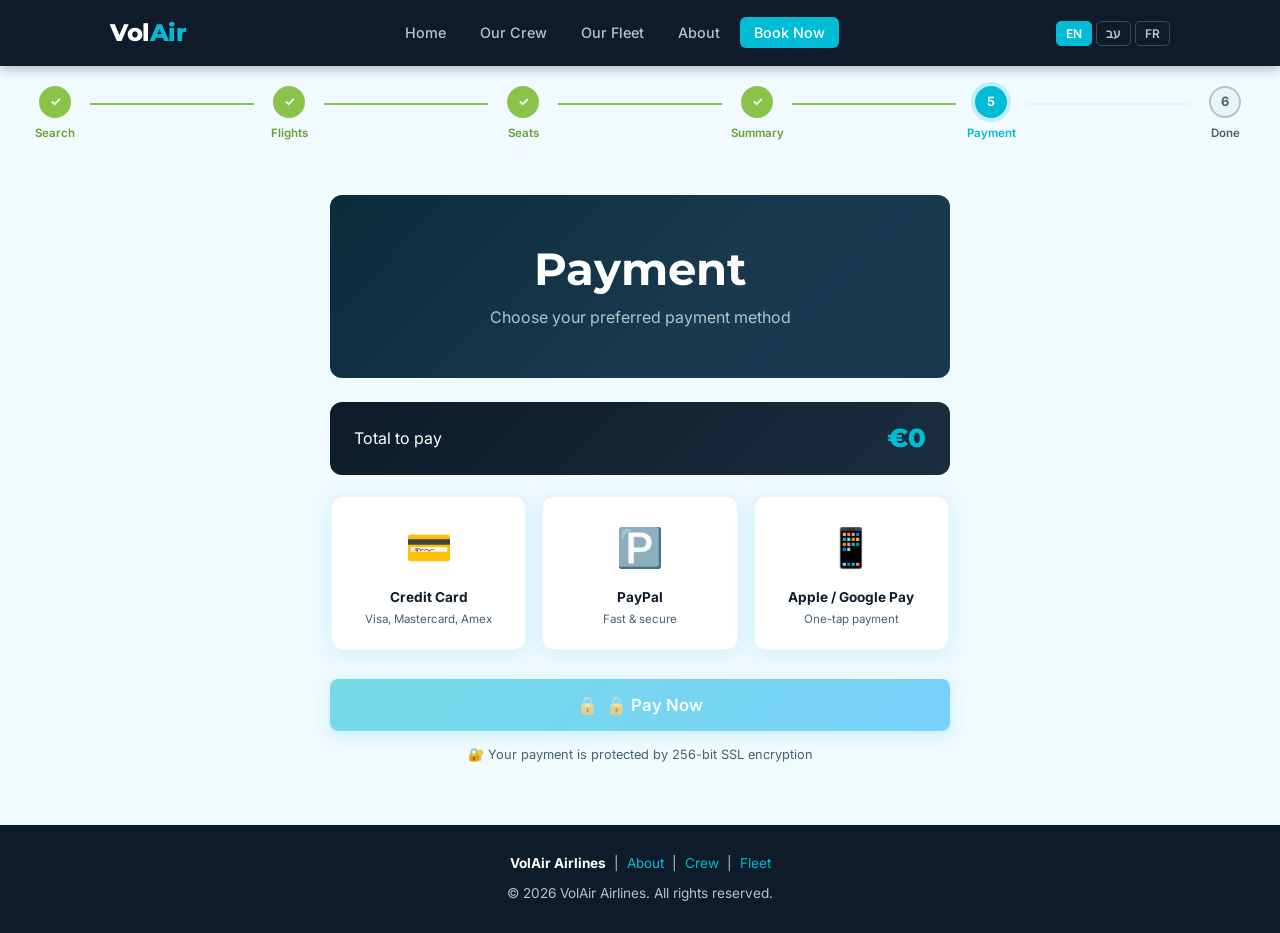
<file: payment.html>
<!DOCTYPE html>
<html lang="en">
<head>
  <meta charset="UTF-8">
  <meta name="viewport" content="width=device-width, initial-scale=1.0">
  <title>Payment — VolAir Airlines</title>
  <link rel="stylesheet" href="css/style.css">
</head>
<body data-page="payment">

  <!-- HEADER -->
  <header class="site-header">
    <nav class="nav-inner">
      <a class="nav-logo" href="index.html">Vol<span>Air</span></a>
      <button class="nav-toggle" aria-label="Toggle menu">
        <span></span><span></span><span></span>
      </button>
      <ul class="nav-links">
        <li><a href="index.html" data-i18n="nav.home">Home</a></li>
        <li><a href="crew.html" data-i18n="nav.crew">Our Crew</a></li>
        <li><a href="fleet.html" data-i18n="nav.fleet">Our Fleet</a></li>
        <li><a href="about.html" data-i18n="nav.about">About</a></li>
        <li><a href="flights.html" class="nav-book-btn" data-i18n="nav.book">Book Now</a></li>
      </ul>
      <div class="lang-switcher">
        <button class="lang-btn" data-lang="en">EN</button>
        <button class="lang-btn" data-lang="he">עב</button>
        <button class="lang-btn" data-lang="fr">FR</button>
      </div>
    </nav>
  </header>

  <!-- PROGRESS STEPS -->
  <div class="progress-steps">
    <div class="step done"><div class="step-dot">✓</div><div class="step-label" data-i18n="step.search">Search</div></div>
    <div class="step-line done"></div>
    <div class="step done"><div class="step-dot">✓</div><div class="step-label" data-i18n="step.flights">Flights</div></div>
    <div class="step-line done"></div>
    <div class="step done"><div class="step-dot">✓</div><div class="step-label" data-i18n="step.seats">Seats</div></div>
    <div class="step-line done"></div>
    <div class="step done"><div class="step-dot">✓</div><div class="step-label" data-i18n="step.summary">Summary</div></div>
    <div class="step-line done"></div>
    <div class="step active"><div class="step-dot">5</div><div class="step-label" data-i18n="step.payment">Payment</div></div>
    <div class="step-line"></div>
    <div class="step"><div class="step-dot">6</div><div class="step-label" data-i18n="step.done">Done</div></div>
  </div>

  <main>
    <div class="payment-wrap">

      <div class="page-banner" style="border-radius:var(--radius); margin-bottom:24px;">
        <h1 data-i18n="payment.title">Payment</h1>
        <p data-i18n="payment.subtitle">Choose your preferred payment method</p>
      </div>

      <!-- Order total -->
      <div class="order-total-bar">
        <span data-i18n="payment.totalPay">Total to pay</span>
        <span class="amount" id="order-total">€0</span>
      </div>

      <!-- Payment method selection -->
      <div class="payment-methods">
        <div class="payment-method-card" data-method="credit">
          <div class="payment-method-icon">💳</div>
          <div class="payment-method-name" data-i18n="payment.credit">Credit Card</div>
          <div class="payment-method-sub">Visa, Mastercard, Amex</div>
        </div>
        <div class="payment-method-card" data-method="paypal">
          <div class="payment-method-icon">🅿️</div>
          <div class="payment-method-name" data-i18n="payment.paypal">PayPal</div>
          <div class="payment-method-sub" data-i18n="payment.fastSecure">Fast &amp; secure</div>
        </div>
        <div class="payment-method-card" data-method="digital">
          <div class="payment-method-icon">📱</div>
          <div class="payment-method-name" data-i18n="payment.digital">Apple / Google Pay</div>
          <div class="payment-method-sub" data-i18n="payment.oneTap">One-tap payment</div>
        </div>
      </div>

      <!-- Credit card form -->
      <div class="card-form" id="card-form">
        <!-- Visual card -->
        <div class="card-visual">
          <div class="card-chip"></div>
          <div class="card-number-display" id="card-number-display">···· ···· ···· ····</div>
          <div class="card-details-row">
            <div>
              <div data-i18n="payment.cardHolder">Card Holder</div>
              <div class="val" id="card-name-display">YOUR NAME</div>
            </div>
            <div style="text-align:right;">
              <div data-i18n="payment.expires">Expires</div>
              <div class="val" id="card-expiry-display">MM/YY</div>
            </div>
          </div>
        </div>

        <div class="card-fields">
          <div class="form-group full">
            <label for="card-name" data-i18n="payment.cardHolderName">Cardholder Name</label>
            <input type="text" id="card-name" placeholder="Name as on card" autocomplete="cc-name">
          </div>
          <div class="form-group full">
            <label for="card-number" data-i18n="payment.cardNumber">Card Number</label>
            <input type="text" id="card-number" placeholder="1234 5678 9012 3456" maxlength="19" autocomplete="cc-number">
          </div>
          <div class="form-group">
            <label for="card-expiry" data-i18n="payment.expiry">Expiry Date</label>
            <input type="text" id="card-expiry" placeholder="MM/YY" maxlength="5" autocomplete="cc-exp">
          </div>
          <div class="form-group">
            <label for="card-cvv" data-i18n="payment.cvv">CVV</label>
            <input type="text" id="card-cvv" placeholder="123" maxlength="4" autocomplete="cc-csc">
          </div>
        </div>
      </div>

      <!-- PayPal form -->
      <div class="paypal-form" id="paypal-form">
        <div style="font-size:4rem; margin-bottom:12px;">🅿️</div>
        <h3 style="margin-bottom:8px;">Pay with PayPal</h3>
        <p>You'll be redirected to PayPal to complete your payment securely.</p>
        <div style="background:var(--grey); border-radius:var(--radius-sm); padding:14px; font-size:0.88rem; color:var(--mid);">
          Clicking "Pay Now" will simulate a PayPal redirect.
        </div>
      </div>

      <!-- Apple / Google Pay form -->
      <div class="digital-pay-form" id="digital-pay-form">
        <div style="font-size:4rem; margin-bottom:12px;">📱</div>
        <h3 style="margin-bottom:8px;">Apple Pay / Google Pay</h3>
        <p>Use your device's biometric authentication to pay instantly.</p>
        <div style="background:var(--grey); border-radius:var(--radius-sm); padding:14px; font-size:0.88rem; color:var(--mid);">
          Tap "Pay Now" to simulate a digital wallet payment.
        </div>
      </div>

      <!-- Pay button -->
      <div class="pay-btn-wrap">
        <button id="pay-btn" class="btn btn-primary" style="width:100%; padding:16px; font-size:1.05rem;" disabled>
          🔒 <span data-i18n="payment.payNow">Pay Now</span>
        </button>
      </div>

      <p style="text-align:center; font-size:0.8rem; color:var(--mid); margin-top:14px;" data-i18n="payment.ssl">
        🔐 Your payment is protected by 256-bit SSL encryption
      </p>

    </div>
  </main>

  <!-- FOOTER -->
  <footer class="site-footer">
    <p><strong>VolAir Airlines</strong> &nbsp;|&nbsp; <a href="about.html">About</a> &nbsp;|&nbsp; <a href="crew.html">Crew</a> &nbsp;|&nbsp; <a href="fleet.html">Fleet</a></p>
    <p style="margin-top:8px;" data-i18n="footer.rights">© 2026 VolAir Airlines. All rights reserved.</p>
  </footer>

  <script src="js/app.js"></script>
</body>
</html>
</file>
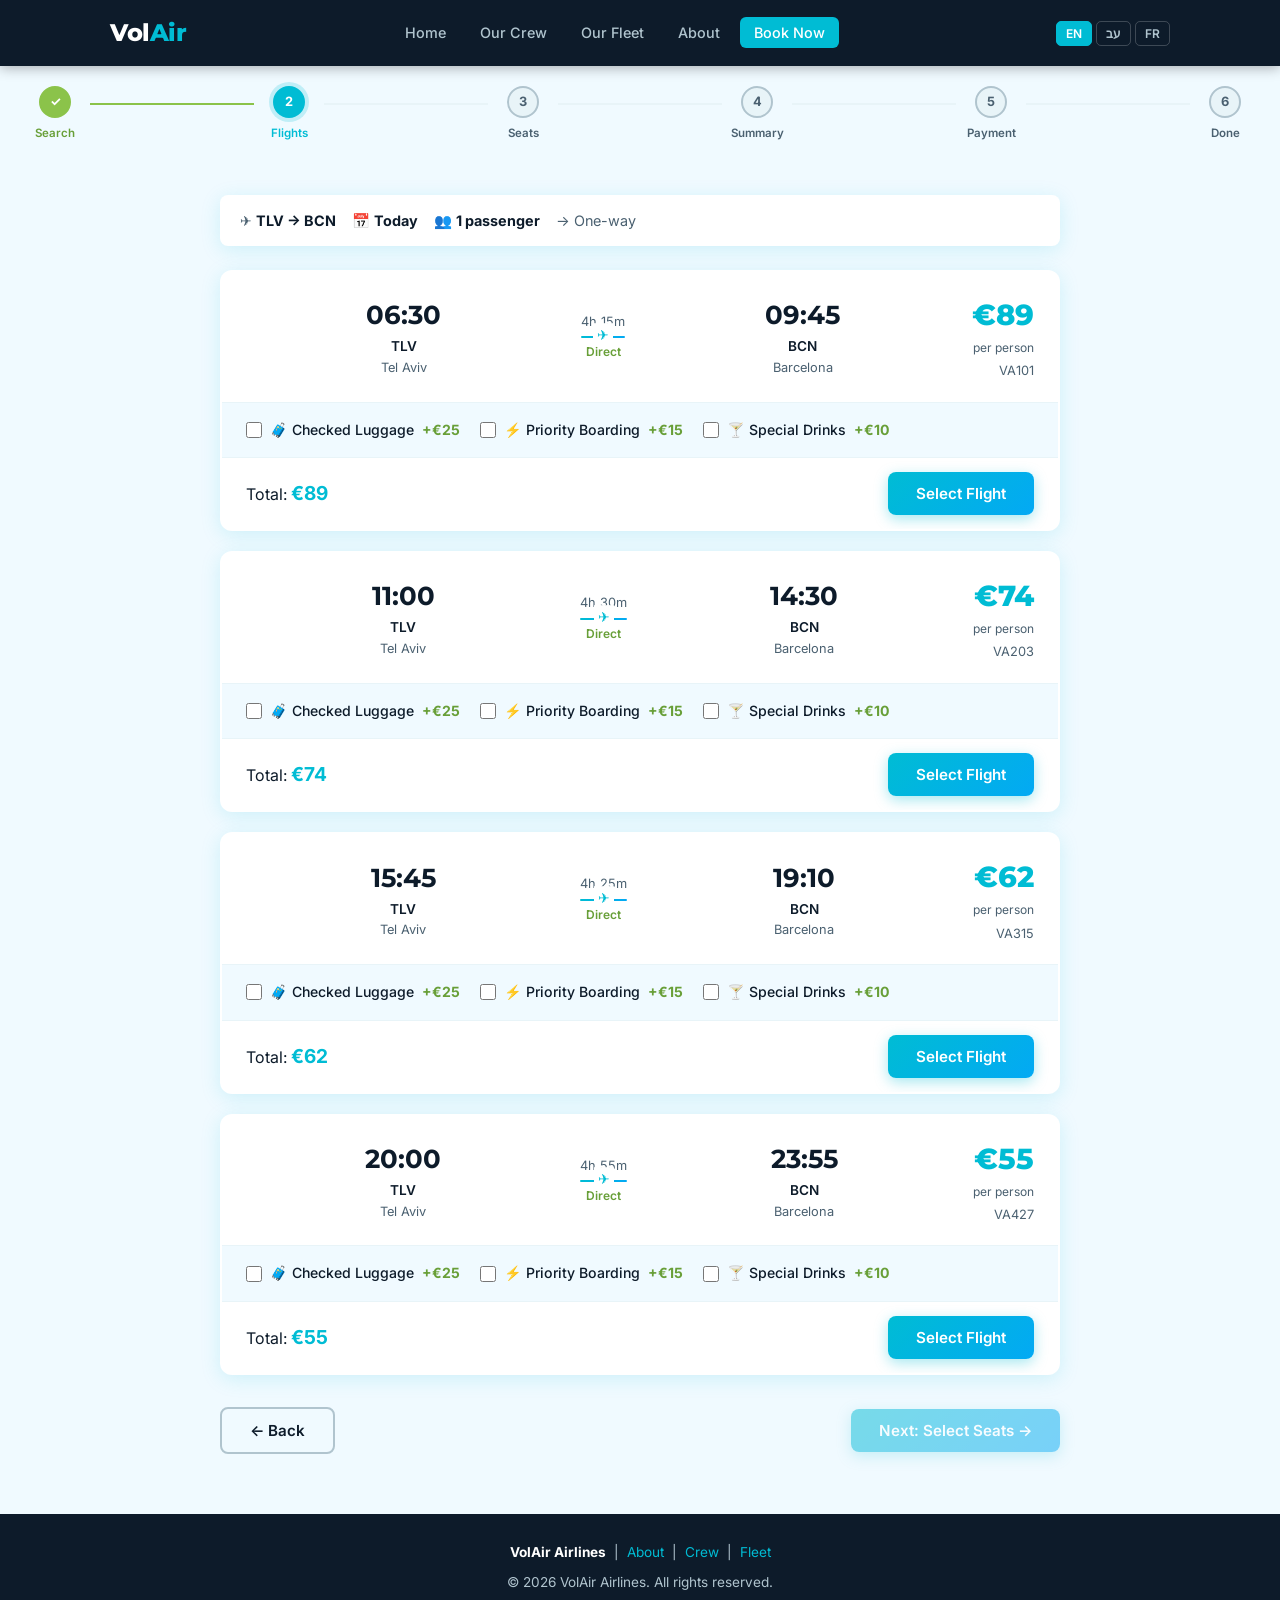
<file: results.html>
<!DOCTYPE html>
<html lang="en">
<head>
  <meta charset="UTF-8">
  <meta name="viewport" content="width=device-width, initial-scale=1.0">
  <title>Available Flights — VolAir Airlines</title>
  <link rel="stylesheet" href="css/style.css">
</head>
<body data-page="results">

  <!-- HEADER -->
  <header class="site-header">
    <nav class="nav-inner">
      <a class="nav-logo" href="index.html">Vol<span>Air</span></a>
      <button class="nav-toggle" aria-label="Toggle menu">
        <span></span><span></span><span></span>
      </button>
      <ul class="nav-links">
        <li><a href="index.html" data-i18n="nav.home">Home</a></li>
        <li><a href="crew.html" data-i18n="nav.crew">Our Crew</a></li>
        <li><a href="fleet.html" data-i18n="nav.fleet">Our Fleet</a></li>
        <li><a href="about.html" data-i18n="nav.about">About</a></li>
        <li><a href="flights.html" class="nav-book-btn" data-i18n="nav.book">Book Now</a></li>
      </ul>
      <div class="lang-switcher">
        <button class="lang-btn" data-lang="en">EN</button>
        <button class="lang-btn" data-lang="he">עב</button>
        <button class="lang-btn" data-lang="fr">FR</button>
      </div>
    </nav>
  </header>

  <!-- PROGRESS STEPS -->
  <div class="progress-steps">
    <div class="step done">
      <div class="step-dot">✓</div>
      <div class="step-label" data-i18n="step.search">Search</div>
    </div>
    <div class="step-line done"></div>
    <div class="step active">
      <div class="step-dot">2</div>
      <div class="step-label" data-i18n="step.flights">Flights</div>
    </div>
    <div class="step-line"></div>
    <div class="step">
      <div class="step-dot">3</div>
      <div class="step-label" data-i18n="step.seats">Seats</div>
    </div>
    <div class="step-line"></div>
    <div class="step">
      <div class="step-dot">4</div>
      <div class="step-label" data-i18n="step.summary">Summary</div>
    </div>
    <div class="step-line"></div>
    <div class="step">
      <div class="step-dot">5</div>
      <div class="step-label" data-i18n="step.payment">Payment</div>
    </div>
    <div class="step-line"></div>
    <div class="step">
      <div class="step-dot">6</div>
      <div class="step-label" data-i18n="step.done">Done</div>
    </div>
  </div>

  <main>
    <div class="results-wrap">

      <!-- Summary bar -->
      <div class="results-summary-bar" id="results-summary">
        <!-- Filled by JS -->
        <span>Loading search details...</span>
      </div>

      <!-- Flight cards — filled by JS -->
      <div id="flights-list">
        <p style="text-align:center; color:var(--mid); padding:40px 0;">Loading available flights…</p>
      </div>

      <!-- Navigation -->
      <div class="results-nav">
        <button id="back-btn" class="btn btn-outline" data-i18n="btn.back">← Back</button>
        <button id="next-btn" class="btn btn-primary" disabled data-i18n="btn.nextSeats">Next: Select Seats →</button>
      </div>

    </div>
  </main>

  <!-- FOOTER -->
  <footer class="site-footer">
    <p><strong>VolAir Airlines</strong> &nbsp;|&nbsp; <a href="about.html">About</a> &nbsp;|&nbsp; <a href="crew.html">Crew</a> &nbsp;|&nbsp; <a href="fleet.html">Fleet</a></p>
    <p style="margin-top:8px;" data-i18n="footer.rights">© 2026 VolAir Airlines. All rights reserved.</p>
  </footer>

  <script src="js/app.js"></script>
</body>
</html>
</file>
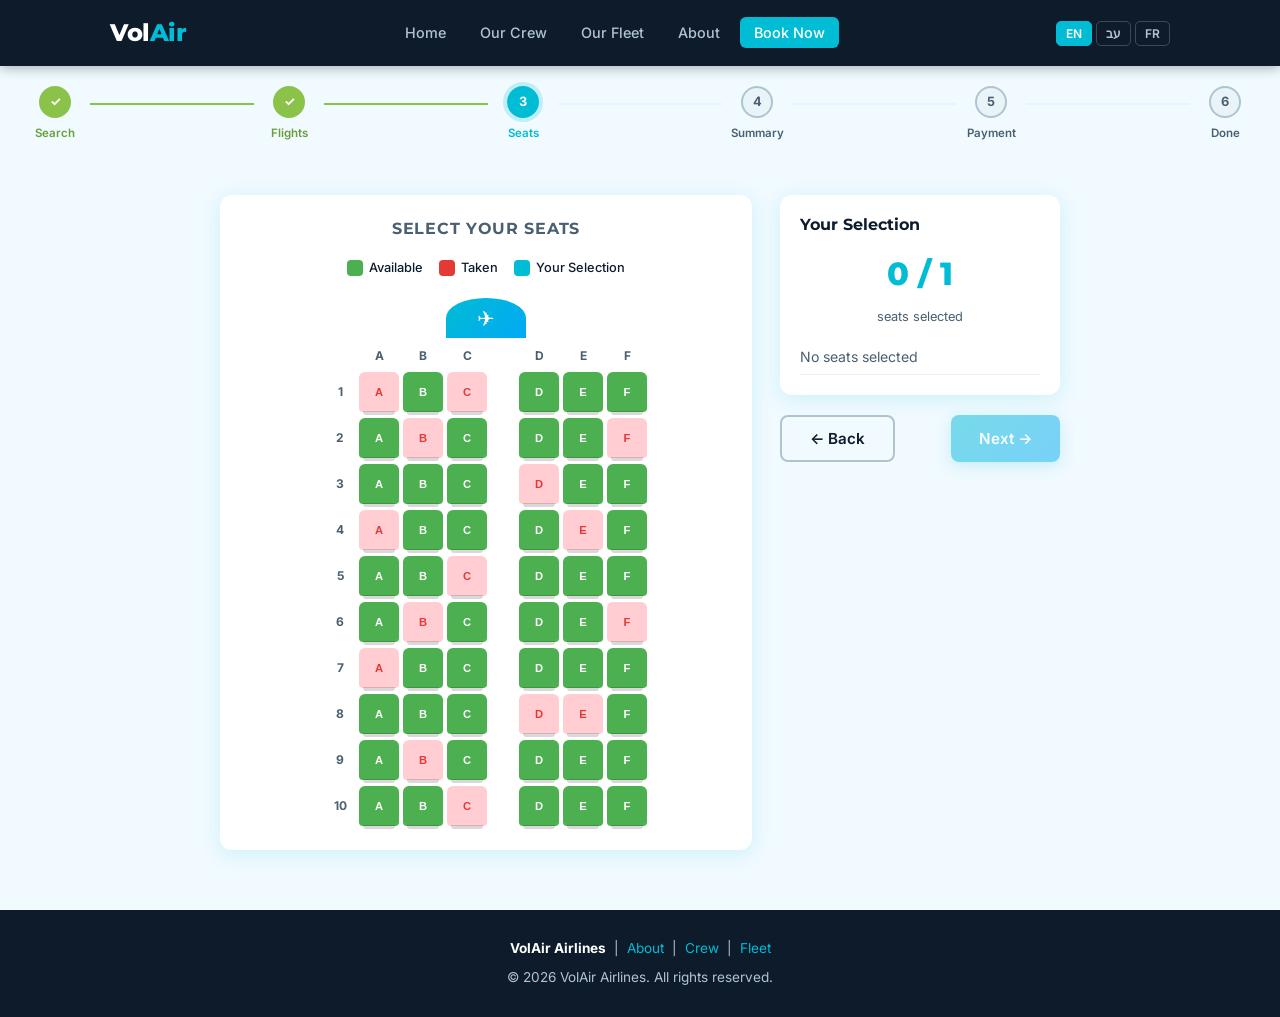
<file: seats.html>
<!DOCTYPE html>
<html lang="en">
<head>
  <meta charset="UTF-8">
  <meta name="viewport" content="width=device-width, initial-scale=1.0">
  <title>Select Seats — VolAir Airlines</title>
  <link rel="stylesheet" href="css/style.css">
</head>
<body data-page="seats">

  <!-- HEADER -->
  <header class="site-header">
    <nav class="nav-inner">
      <a class="nav-logo" href="index.html">Vol<span>Air</span></a>
      <button class="nav-toggle" aria-label="Toggle menu">
        <span></span><span></span><span></span>
      </button>
      <ul class="nav-links">
        <li><a href="index.html" data-i18n="nav.home">Home</a></li>
        <li><a href="crew.html" data-i18n="nav.crew">Our Crew</a></li>
        <li><a href="fleet.html" data-i18n="nav.fleet">Our Fleet</a></li>
        <li><a href="about.html" data-i18n="nav.about">About</a></li>
        <li><a href="flights.html" class="nav-book-btn" data-i18n="nav.book">Book Now</a></li>
      </ul>
      <div class="lang-switcher">
        <button class="lang-btn" data-lang="en">EN</button>
        <button class="lang-btn" data-lang="he">עב</button>
        <button class="lang-btn" data-lang="fr">FR</button>
      </div>
    </nav>
  </header>

  <!-- PROGRESS STEPS -->
  <div class="progress-steps">
    <div class="step done"><div class="step-dot">✓</div><div class="step-label" data-i18n="step.search">Search</div></div>
    <div class="step-line done"></div>
    <div class="step done"><div class="step-dot">✓</div><div class="step-label" data-i18n="step.flights">Flights</div></div>
    <div class="step-line done"></div>
    <div class="step active"><div class="step-dot">3</div><div class="step-label" data-i18n="step.seats">Seats</div></div>
    <div class="step-line"></div>
    <div class="step"><div class="step-dot">4</div><div class="step-label" data-i18n="step.summary">Summary</div></div>
    <div class="step-line"></div>
    <div class="step"><div class="step-dot">5</div><div class="step-label" data-i18n="step.payment">Payment</div></div>
    <div class="step-line"></div>
    <div class="step"><div class="step-dot">6</div><div class="step-label" data-i18n="step.done">Done</div></div>
  </div>

  <main>
    <div class="seats-wrap">
      <div class="seats-layout">

        <!-- Seat Map -->
        <div class="seat-map-card">
          <h3 data-i18n="seats.title">Select Your Seats</h3>

          <!-- Legend -->
          <div class="seat-legend">
            <div class="legend-item"><div class="legend-dot available"></div> <span data-i18n="seats.available">Available</span></div>
            <div class="legend-item"><div class="legend-dot taken"></div> <span data-i18n="seats.taken">Taken</span></div>
            <div class="legend-item"><div class="legend-dot selected"></div> <span data-i18n="seats.yourSel">Your Selection</span></div>
          </div>

          <!-- Plane nose -->
          <div class="plane-nose">✈</div>

          <!-- Column headers -->
          <div class="seat-columns-header">
            <div></div>
            <div class="col-label">A</div>
            <div class="col-label">B</div>
            <div class="col-label">C</div>
            <div></div>
            <div class="col-label">D</div>
            <div class="col-label">E</div>
            <div class="col-label">F</div>
          </div>

          <!-- Seat rows — filled by JS -->
          <div class="seat-rows" id="seat-rows"></div>
        </div>

        <!-- Sidebar -->
        <div class="seats-sidebar">
          <div class="seats-info-card">
            <h3 data-i18n="seats.yourSelTitle">Your Selection</h3>
            <div class="seats-counter" id="selected-count">0 / <span id="needed-count">1</span></div>
            <div class="seats-counter-label" data-i18n="seats.seatsSelected">seats selected</div>
            <ul class="selected-list" id="selected-seats-list">
              <li style="color:var(--mid)" data-i18n="seats.noSeats">No seats selected</li>
            </ul>
          </div>

          <div class="seats-nav">
            <button id="back-btn" class="btn btn-outline" data-i18n="btn.back">← Back</button>
            <button id="next-btn" class="btn btn-primary" disabled data-i18n="btn.next">Next →</button>
          </div>
        </div>

      </div>
    </div>
  </main>

  <!-- FOOTER -->
  <footer class="site-footer">
    <p><strong>VolAir Airlines</strong> &nbsp;|&nbsp; <a href="about.html">About</a> &nbsp;|&nbsp; <a href="crew.html">Crew</a> &nbsp;|&nbsp; <a href="fleet.html">Fleet</a></p>
    <p style="margin-top:8px;" data-i18n="footer.rights">© 2026 VolAir Airlines. All rights reserved.</p>
  </footer>

  <script src="js/app.js"></script>
</body>
</html>
</file>
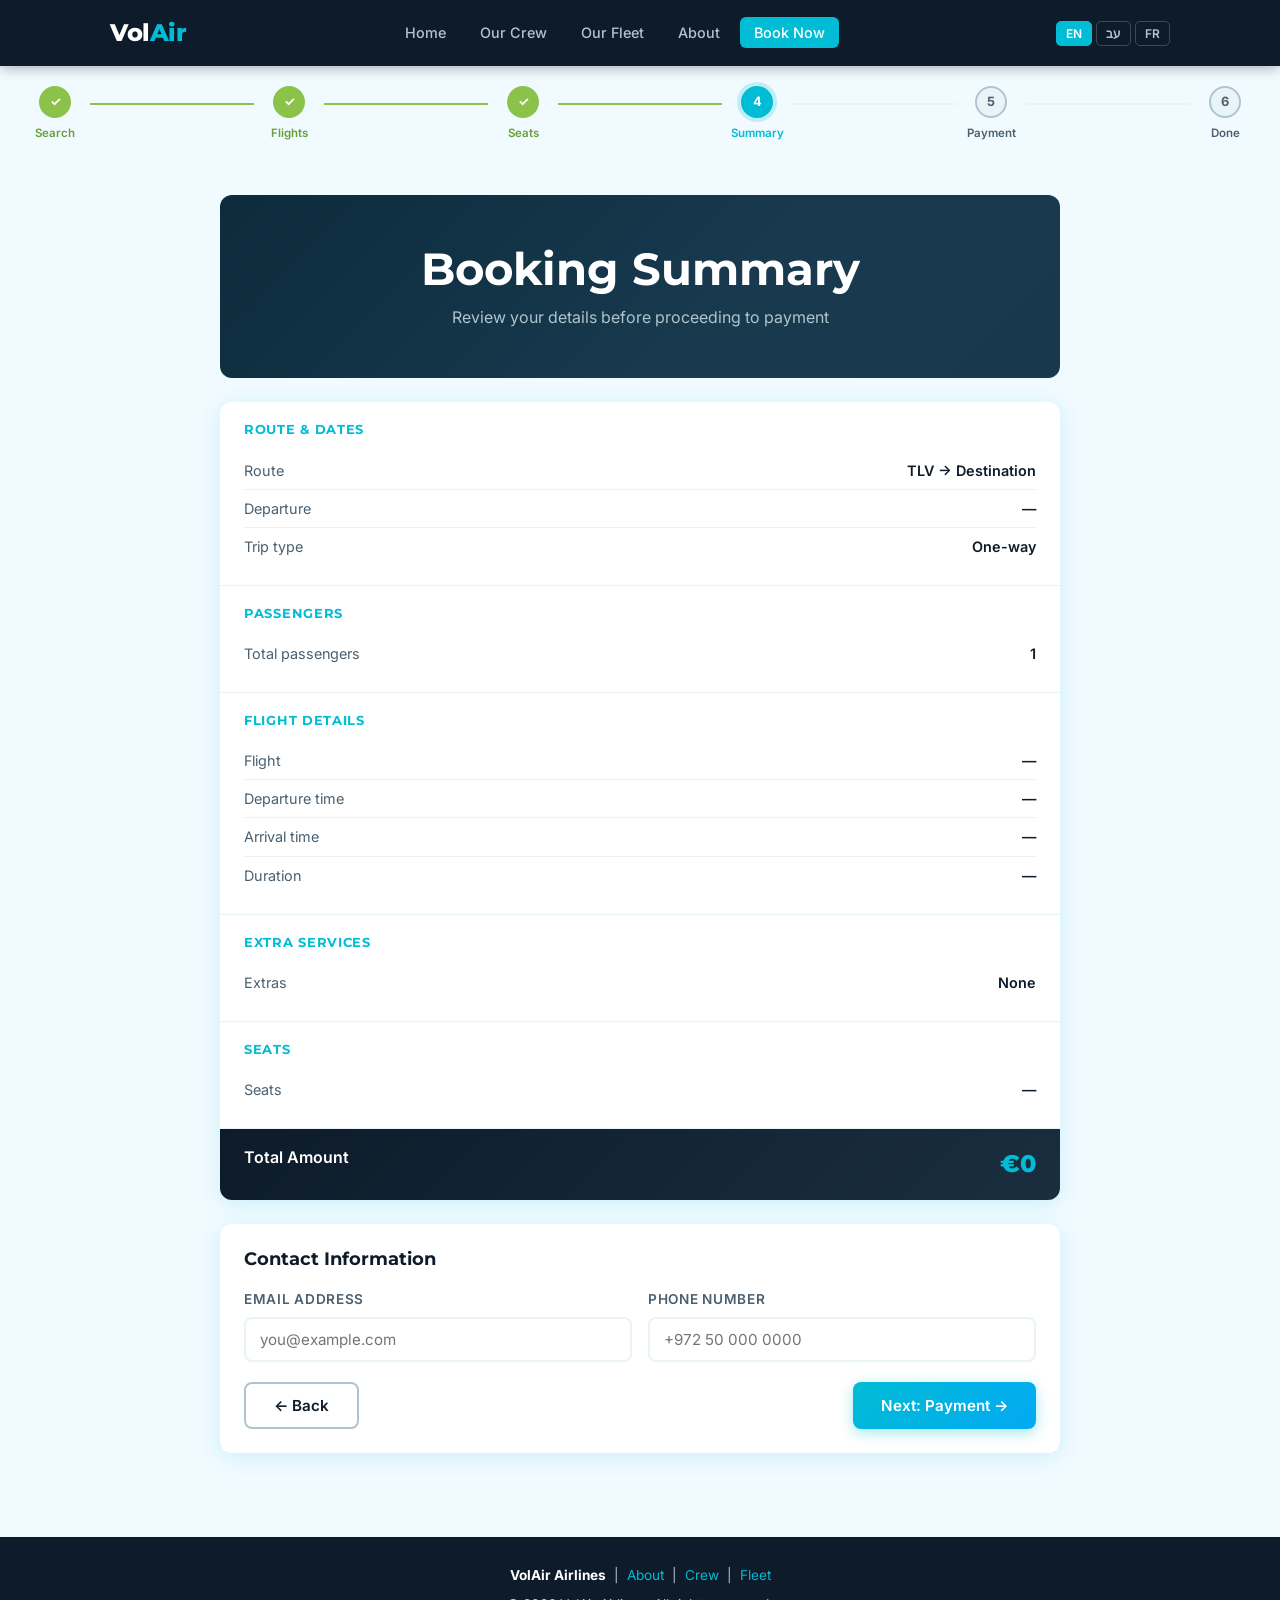
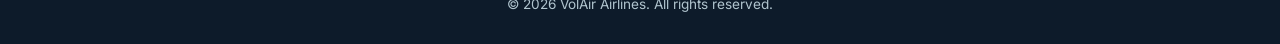
<file: summary.html>
<!DOCTYPE html>
<html lang="en">
<head>
  <meta charset="UTF-8">
  <meta name="viewport" content="width=device-width, initial-scale=1.0">
  <title>Booking Summary — VolAir Airlines</title>
  <link rel="stylesheet" href="css/style.css">
</head>
<body data-page="summary">

  <!-- HEADER -->
  <header class="site-header">
    <nav class="nav-inner">
      <a class="nav-logo" href="index.html">Vol<span>Air</span></a>
      <button class="nav-toggle" aria-label="Toggle menu">
        <span></span><span></span><span></span>
      </button>
      <ul class="nav-links">
        <li><a href="index.html" data-i18n="nav.home">Home</a></li>
        <li><a href="crew.html" data-i18n="nav.crew">Our Crew</a></li>
        <li><a href="fleet.html" data-i18n="nav.fleet">Our Fleet</a></li>
        <li><a href="about.html" data-i18n="nav.about">About</a></li>
        <li><a href="flights.html" class="nav-book-btn" data-i18n="nav.book">Book Now</a></li>
      </ul>
      <div class="lang-switcher">
        <button class="lang-btn" data-lang="en">EN</button>
        <button class="lang-btn" data-lang="he">עב</button>
        <button class="lang-btn" data-lang="fr">FR</button>
      </div>
    </nav>
  </header>

  <!-- PROGRESS STEPS -->
  <div class="progress-steps">
    <div class="step done"><div class="step-dot">✓</div><div class="step-label" data-i18n="step.search">Search</div></div>
    <div class="step-line done"></div>
    <div class="step done"><div class="step-dot">✓</div><div class="step-label" data-i18n="step.flights">Flights</div></div>
    <div class="step-line done"></div>
    <div class="step done"><div class="step-dot">✓</div><div class="step-label" data-i18n="step.seats">Seats</div></div>
    <div class="step-line done"></div>
    <div class="step active"><div class="step-dot">4</div><div class="step-label" data-i18n="step.summary">Summary</div></div>
    <div class="step-line"></div>
    <div class="step"><div class="step-dot">5</div><div class="step-label" data-i18n="step.payment">Payment</div></div>
    <div class="step-line"></div>
    <div class="step"><div class="step-dot">6</div><div class="step-label" data-i18n="step.done">Done</div></div>
  </div>

  <main>
    <div class="summary-wrap">

      <div class="page-banner" style="border-radius:var(--radius); margin-bottom:24px;">
        <h1 data-i18n="summary.title">Booking Summary</h1>
        <p data-i18n="summary.subtitle">Review your details before proceeding to payment</p>
      </div>

      <!-- Summary card -->
      <div class="summary-card">
        <div class="summary-section">
          <h3 data-i18n="summary.routeTitle">Route &amp; Dates</h3>
          <div id="summary-route"><!-- filled by JS --></div>
        </div>
        <div class="summary-section">
          <h3 data-i18n="summary.passTitle">Passengers</h3>
          <div id="summary-passengers"><!-- filled by JS --></div>
        </div>
        <div class="summary-section">
          <h3 data-i18n="summary.flightTitle">Flight Details</h3>
          <div id="summary-flight"><!-- filled by JS --></div>
        </div>
        <div class="summary-section">
          <h3 data-i18n="summary.extrasTitle">Extra Services</h3>
          <div id="summary-extras"><!-- filled by JS --></div>
        </div>
        <div class="summary-section">
          <h3 data-i18n="summary.seatsTitle">Seats</h3>
          <div id="summary-seats"><!-- filled by JS --></div>
        </div>
        <div class="summary-total-row">
          <span class="label" data-i18n="summary.total">Total Amount</span>
          <span class="value" id="summary-grand-total">€0</span>
        </div>
      </div>

      <!-- Contact details -->
      <div class="contact-form">
        <h3 data-i18n="summary.contact">Contact Information</h3>
        <form id="summary-form" novalidate>
          <div class="form-row">
            <div class="form-group">
              <label for="email" data-i18n="summary.email">Email Address</label>
              <input type="email" id="email" placeholder="you@example.com" required>
            </div>
            <div class="form-group">
              <label for="phone" data-i18n="summary.phone">Phone Number</label>
              <input type="tel" id="phone" placeholder="+972 50 000 0000" required>
            </div>
          </div>
          <div class="summary-nav" style="margin-top:20px;">
            <button type="button" id="back-btn" class="btn btn-outline" data-i18n="btn.back">← Back</button>
            <button type="submit" class="btn btn-primary" data-i18n="btn.nextPayment">Next: Payment →</button>
          </div>
        </form>
      </div>

    </div>
  </main>

  <!-- FOOTER -->
  <footer class="site-footer">
    <p><strong>VolAir Airlines</strong> &nbsp;|&nbsp; <a href="about.html">About</a> &nbsp;|&nbsp; <a href="crew.html">Crew</a> &nbsp;|&nbsp; <a href="fleet.html">Fleet</a></p>
    <p style="margin-top:8px;" data-i18n="footer.rights">© 2026 VolAir Airlines. All rights reserved.</p>
  </footer>

  <script src="js/app.js"></script>
</body>
</html>
</file>
<file: css/style.css>
/* ===========================
   VolAir Airlines — style.css
   =========================== */

/* ---------- Google Fonts ---------- */
@import url('https://fonts.googleapis.com/css2?family=Inter:wght@300;400;500;600&family=Montserrat:wght@600;700;800&display=swap');

/* ---------- CSS Variables ---------- */
:root {
  --turquoise: #00BCD4;
  --turquoise-dark: #0097A7;
  --lime: #8BC34A;
  --lime-dark: #689F38;
  --sky: #03A9F4;
  --sky-dark: #0288D1;
  --dark: #0D1B2A;
  --dark-2: #1A2E40;
  --mid: #4A6070;
  --light: #F0FAFF;
  --white: #FFFFFF;
  --grey: #E8F4F8;
  --grey-dark: #B0C4CE;
  --red: #E53935;
  --red-light: #FFCDD2;
  --green: #4CAF50;
  --green-light: #C8E6C9;
  --shadow: 0 4px 20px rgba(0,188,212,0.15);
  --shadow-lg: 0 8px 40px rgba(13,27,42,0.18);
  --radius: 12px;
  --radius-sm: 8px;
  --transition: 0.25s ease;
  /* Layout widths */
  --max-narrow: 660px;
  --max-content: 880px;
  --max-wide: 1100px;
}

/* ---------- Reset & Base ---------- */
*, *::before, *::after { box-sizing: border-box; margin: 0; padding: 0; }

html { scroll-behavior: smooth; }

body {
  font-family: 'Inter', sans-serif;
  font-weight: 400;
  background: var(--light);
  color: var(--dark);
  line-height: 1.6;
  min-height: 100vh;
  display: flex;
  flex-direction: column;
}

main { flex: 1; }

h1, h2, h3, h4 {
  font-family: 'Montserrat', sans-serif;
  line-height: 1.2;
}

a { color: inherit; text-decoration: none; }

img {
  max-width: 100%;
  height: auto;
  display: block;
}

/* ---------- Utility ---------- */
.container {
  max-width: 1100px;
  margin: 0 auto;
  padding: 0 20px;
}

.sr-only {
  position: absolute;
  width: 1px;
  height: 1px;
  overflow: hidden;
  clip: rect(0,0,0,0);
}

/* ---------- Buttons ---------- */
.btn {
  display: inline-flex;
  align-items: center;
  justify-content: center;
  gap: 8px;
  padding: 12px 28px;
  border: none;
  border-radius: var(--radius-sm);
  font-family: 'Inter', sans-serif;
  font-size: 0.95rem;
  font-weight: 600;
  cursor: pointer;
  transition: all var(--transition);
  text-decoration: none;
}

.btn-primary {
  background: linear-gradient(135deg, var(--turquoise), var(--sky));
  color: var(--white);
  box-shadow: 0 4px 14px rgba(0,188,212,0.35);
}
.btn-primary:hover {
  transform: translateY(-2px);
  box-shadow: 0 6px 20px rgba(0,188,212,0.45);
}

.btn-secondary {
  background: var(--white);
  color: var(--turquoise);
  border: 2px solid var(--turquoise);
}
.btn-secondary:hover {
  background: var(--turquoise);
  color: var(--white);
}

.btn-lime {
  background: linear-gradient(135deg, var(--lime), #A5D65A);
  color: var(--white);
  box-shadow: 0 4px 14px rgba(139,195,74,0.35);
}
.btn-lime:hover {
  transform: translateY(-2px);
  box-shadow: 0 6px 20px rgba(139,195,74,0.45);
}

.btn-outline {
  background: transparent;
  color: var(--dark);
  border: 2px solid var(--grey-dark);
}
.btn-outline:hover {
  border-color: var(--turquoise);
  color: var(--turquoise);
}

.btn:disabled {
  opacity: 0.5;
  cursor: not-allowed;
  transform: none !important;
}

/* ---------- Focus Rings (Accessibility) ---------- */
button:focus-visible,
a:focus-visible,
input:focus-visible,
select:focus-visible,
.lang-btn:focus-visible,
.trip-btn:focus-visible {
  outline: 3px solid var(--turquoise);
  outline-offset: 2px;
}
.seat:focus-visible {
  outline: 3px solid var(--turquoise);
  outline-offset: 1px;
}

/* ---------- Header / Nav ---------- */
.site-header {
  background: var(--dark);
  position: sticky;
  top: 0;
  z-index: 100;
  box-shadow: 0 2px 12px rgba(0,0,0,0.3);
}

.nav-inner {
  display: flex;
  align-items: center;
  justify-content: space-between;
  padding: 14px 20px;
  max-width: 1100px;
  margin: 0 auto;
}

.nav-logo {
  font-family: 'Montserrat', sans-serif;
  font-size: 1.5rem;
  font-weight: 800;
  color: var(--white);
  letter-spacing: -0.5px;
}
.nav-logo span { color: var(--turquoise); }

.nav-links {
  display: flex;
  list-style: none;
  gap: 6px;
}
.nav-links a {
  color: var(--grey-dark);
  font-size: 0.9rem;
  font-weight: 500;
  padding: 7px 14px;
  border-radius: 6px;
  transition: all var(--transition);
}
.nav-links a:hover {
  background: rgba(0,188,212,0.12);
  color: var(--turquoise);
}
.nav-links a.active {
  background: rgba(0,188,212,0.18);
  color: var(--turquoise);
  border-bottom: 2px solid var(--turquoise);
}

.nav-book-btn {
  background: var(--turquoise);
  color: var(--white) !important;
  border-radius: 6px;
}
.nav-book-btn:hover {
  background: var(--turquoise-dark) !important;
  color: var(--white) !important;
}

/* ---------- Language Switcher ---------- */
.lang-switcher {
  display: flex;
  gap: 4px;
  align-items: center;
  margin-left: 12px;
}
.lang-btn {
  background: transparent;
  border: 1px solid rgba(255,255,255,0.2);
  color: var(--grey-dark);
  font-size: 0.75rem;
  font-weight: 600;
  padding: 4px 9px;
  border-radius: 5px;
  cursor: pointer;
  transition: all var(--transition);
  font-family: 'Inter', sans-serif;
}
.lang-btn:hover { border-color: var(--turquoise); color: var(--white); }
.lang-btn.active { background: var(--turquoise); border-color: var(--turquoise); color: var(--white); }

/* ---------- RTL Support (Hebrew) ---------- */
[dir="rtl"] .nav-inner { flex-direction: row-reverse; }
[dir="rtl"] .nav-links { flex-direction: row-reverse; }
[dir="rtl"] .lang-switcher { margin-left: 0; margin-right: 12px; }
[dir="rtl"] .route-row { flex-direction: row-reverse; }
[dir="rtl"] .form-row { flex-direction: row-reverse; }
[dir="rtl"] .pax-row { flex-direction: row-reverse; }
[dir="rtl"] .pax-label { text-align: right; }
[dir="rtl"] .flight-main { flex-direction: row-reverse; }
[dir="rtl"] .seats-layout { flex-direction: row-reverse; }
[dir="rtl"] .highlights-grid { direction: rtl; }
[dir="rtl"] .summary-row { flex-direction: row-reverse; }
[dir="rtl"] .results-nav { flex-direction: row-reverse; }
[dir="rtl"] .seats-nav { flex-direction: row-reverse; }
[dir="rtl"] .confirm-actions { flex-direction: row-reverse; }
[dir="rtl"] .payment-methods { flex-direction: row-reverse; }
[dir="rtl"] body { font-family: 'Arial', 'Helvetica', sans-serif; }

/* Hamburger */
.nav-toggle {
  display: none;
  flex-direction: column;
  gap: 5px;
  cursor: pointer;
  padding: 6px;
  background: none;
  border: none;
}
.nav-toggle span {
  display: block;
  width: 24px;
  height: 2px;
  background: var(--white);
  border-radius: 2px;
  transition: all var(--transition);
}

@media (max-width: 768px) {
  .nav-toggle { display: flex; }
  .nav-links {
    display: none;
    flex-direction: column;
    position: absolute;
    top: 60px;
    left: 0; right: 0;
    background: var(--dark-2);
    padding: 16px 20px;
    gap: 4px;
  }
  .nav-links.open { display: flex; }
  .nav-links a { display: block; padding: 10px 14px; }
}

/* ---------- Footer ---------- */
.site-footer {
  background: var(--dark);
  color: var(--grey-dark);
  text-align: center;
  padding: 28px 20px;
  font-size: 0.85rem;
  margin-top: auto;
}
.site-footer a { color: var(--turquoise); }
.site-footer strong { color: var(--white); }

/* ---------- Page Header Banner ---------- */
.page-banner {
  background: linear-gradient(135deg, var(--dark) 0%, var(--dark-2) 60%, var(--dark-2) 100%);
  padding: 48px 20px;
  text-align: center;
  color: var(--white);
  position: relative;
  overflow: hidden;
}
.page-banner::before {
  content: '';
  position: absolute;
  inset: 0;
  background: linear-gradient(135deg, rgba(0,188,212,0.1), rgba(3,169,244,0.08));
}
.page-banner h1 {
  font-size: clamp(1.8rem, 4vw, 2.8rem);
  position: relative;
}
.page-banner p {
  color: var(--grey-dark);
  margin-top: 8px;
  position: relative;
}

/* ---------- Breadcrumb ---------- */
.breadcrumb {
  display: flex;
  align-items: center;
  gap: 8px;
  padding: 14px 20px;
  max-width: 1100px;
  margin: 0 auto;
  font-size: 0.85rem;
  color: var(--mid);
}
.breadcrumb a { color: var(--turquoise); }
.breadcrumb .sep { color: var(--grey-dark); }

/* ---------- Card ---------- */
.card {
  background: var(--white);
  border-radius: var(--radius);
  box-shadow: var(--shadow);
  overflow: hidden;
}

/* ---------- Form Elements ---------- */
.form-group {
  display: flex;
  flex-direction: column;
  gap: 6px;
}
.form-group label {
  font-size: 0.85rem;
  font-weight: 600;
  color: var(--mid);
  text-transform: uppercase;
  letter-spacing: 0.7px;
}
.form-group input,
.form-group select {
  padding: 11px 14px;
  border: 2px solid var(--grey);
  border-radius: var(--radius-sm);
  font-family: 'Inter', sans-serif;
  font-size: 0.95rem;
  color: var(--dark);
  background: var(--white);
  transition: border-color var(--transition);
  width: 100%;
}
.form-group input:focus,
.form-group select:focus {
  outline: none;
  border-color: var(--turquoise);
  box-shadow: 0 0 0 3px rgba(0,188,212,0.12);
}

/* ---------- Progress Steps ---------- */
.progress-steps {
  display: flex;
  align-items: center;
  justify-content: center;
  padding: 20px;
  gap: 0;
  overflow-x: auto;
}
.step {
  display: flex;
  flex-direction: column;
  align-items: center;
  gap: 6px;
  min-width: 70px;
}
.step-dot {
  width: 32px;
  height: 32px;
  border-radius: 50%;
  background: var(--grey);
  color: var(--mid);
  display: flex;
  align-items: center;
  justify-content: center;
  font-size: 0.8rem;
  font-weight: 700;
  border: 2px solid var(--grey-dark);
  transition: all var(--transition);
}
.step.active .step-dot {
  background: var(--turquoise);
  color: var(--white);
  border-color: var(--turquoise);
  box-shadow: 0 0 0 4px rgba(0,188,212,0.2);
}
.step.done .step-dot {
  background: var(--lime);
  color: var(--white);
  border-color: var(--lime);
}
.step-label {
  font-size: 0.72rem;
  font-weight: 600;
  color: var(--mid);
  text-align: center;
  white-space: normal;
  word-break: break-word;
  max-width: 64px;
}
.step.active .step-label { color: var(--turquoise); }
.step.done .step-label { color: var(--lime-dark); }
.step-line {
  flex: 1;
  height: 2px;
  background: var(--grey);
  min-width: 20px;
  margin-bottom: 22px;
}
.step-line.done { background: var(--lime); }

/* ======================================
   INDEX PAGE
   ====================================== */

/* Hero */
.hero {
  position: relative;
  min-height: 85vh;
  display: flex;
  flex-direction: column;
  align-items: center;
  justify-content: center;
  overflow: hidden;
  background: linear-gradient(180deg, #0a1628 0%, #0d2b45 40%, #0a4a6e 80%, #0693C7 100%);
}

.hero-sky {
  position: absolute;
  inset: 0;
  background:
    radial-gradient(ellipse at 20% 50%, rgba(3,169,244,0.15) 0%, transparent 60%),
    radial-gradient(ellipse at 80% 30%, rgba(0,188,212,0.12) 0%, transparent 50%);
}

.hero-clouds {
  position: absolute;
  bottom: 0;
  left: 0; right: 0;
  height: 200px;
  background: linear-gradient(to top, rgba(255,255,255,0.06) 0%, transparent 100%);
}

.hero-content {
  position: relative;
  z-index: 2;
  text-align: center;
  padding: 40px 20px 20px;
}

.hero-tagline {
  font-family: 'Montserrat', sans-serif;
  font-size: clamp(2rem, 5vw, 3.6rem);
  font-weight: 800;
  color: var(--white);
  line-height: 1.1;
  text-shadow: 0 2px 20px rgba(0,0,0,0.4);
  margin-bottom: 12px;
}
.hero-tagline .accent { color: var(--turquoise); }

.hero-slogan {
  font-size: clamp(1rem, 2vw, 1.25rem);
  color: rgba(255,255,255,0.8);
  margin-bottom: 32px;
  font-weight: 300;
}

.hero-plane-wrap {
  position: relative;
  z-index: 2;
  width: 100%;
  max-width: 900px;
  margin: 0 auto;
  padding: 0 20px;
  overflow: visible;
}

/* Contrail trails behind the engines */
.hero-plane-wrap::before,
.hero-plane-wrap::after {
  content: '';
  position: absolute;
  bottom: 28%;
  height: 3px;
  border-radius: 100px;
  opacity: 0;
  animation: flyIn 1.4s cubic-bezier(0.22, 1, 0.36, 1) 0.1s forwards,
             contrailFade 2s ease-out 1.5s forwards;
  pointer-events: none;
}
.hero-plane-wrap::before {
  left: -120%;
  width: 55%;
  background: linear-gradient(to right, transparent, rgba(255,255,255,0.55));
  bottom: 33%;
}
.hero-plane-wrap::after {
  left: -120%;
  width: 55%;
  background: linear-gradient(to right, transparent, rgba(255,255,255,0.45));
  bottom: 27%;
}

.hero-plane-img {
  width: 100%;
  max-height: 320px;
  object-fit: contain;
  filter: drop-shadow(0 20px 60px rgba(0,0,0,0.5));
  transform-origin: center center;
  animation:
    flyIn 1.4s cubic-bezier(0.22, 1, 0.36, 1) forwards,
    cruise 7s ease-in-out 1.4s infinite;
}

/* Placeholder when no image */
.hero-plane-placeholder {
  width: 100%;
  height: 260px;
  display: flex;
  flex-direction: column;
  align-items: center;
  justify-content: center;
  background: linear-gradient(135deg, rgba(0,188,212,0.1), rgba(3,169,244,0.05));
  border: 2px dashed rgba(0,188,212,0.3);
  border-radius: var(--radius);
  color: rgba(255,255,255,0.4);
  font-size: 5rem;
}

/* Plane flies in from left on page load */
@keyframes flyIn {
  0%   { opacity: 0; transform: translateX(-18%) translateY(30px) rotate(-3deg) scale(0.92); }
  60%  { opacity: 1; transform: translateX(2%)  translateY(-8px)  rotate(1.5deg) scale(1.02); }
  100% { opacity: 1; transform: translateX(0)   translateY(0)     rotate(0deg)   scale(1); }
}

/* Continuous idle cruise: gentle float + subtle banking */
@keyframes cruise {
  0%   { transform: translateY(0px)   rotate(0deg); }
  20%  { transform: translateY(-10px) rotate(0.8deg); }
  50%  { transform: translateY(-18px) rotate(0deg); }
  80%  { transform: translateY(-10px) rotate(-0.8deg); }
  100% { transform: translateY(0px)   rotate(0deg); }
}

/* Contrails fade out after fly-in */
@keyframes contrailFade {
  0%   { opacity: 0.7; }
  100% { opacity: 0; }
}

.hero-logo-wrap {
  position: relative;
  z-index: 2;
  padding: 28px 20px;
  text-align: center;
}

.hero-logo-img {
  height: 70px;
  object-fit: contain;
  margin: 0 auto;
  filter: drop-shadow(0 4px 12px rgba(0,0,0,0.3));
}

.hero-logo-placeholder {
  display: inline-flex;
  align-items: center;
  gap: 12px;
  background: rgba(255,255,255,0.08);
  border: 1px solid rgba(255,255,255,0.15);
  border-radius: 50px;
  padding: 12px 28px;
  color: var(--white);
  font-family: 'Montserrat', sans-serif;
  font-size: 1.5rem;
  font-weight: 800;
}
.hero-logo-placeholder .logo-dot { color: var(--turquoise); }

.hero-cta {
  position: relative;
  z-index: 2;
  padding-bottom: 48px;
  display: flex;
  gap: 14px;
  flex-wrap: wrap;
  justify-content: center;
}

/* Destinations */
.destinations {
  padding: 72px 20px;
  background: var(--white);
}
.destinations h2 {
  text-align: center;
  font-size: clamp(1.6rem, 3vw, 2.2rem);
  margin-bottom: 8px;
}
.destinations .subtitle {
  text-align: center;
  color: var(--mid);
  margin-bottom: 40px;
}

.dest-grid {
  display: grid;
  grid-template-columns: repeat(4, 1fr);
  gap: 20px;
  max-width: 1100px;
  margin: 0 auto;
}

.dest-card {
  position: relative;
  border-radius: var(--radius);
  overflow: hidden;
  aspect-ratio: 3/4;
  cursor: pointer;
  transition: transform var(--transition);
  box-shadow: var(--shadow);
}
.dest-card:hover { transform: translateY(-6px) scale(1.02); box-shadow: var(--shadow-lg); }
.dest-card:hover .dest-overlay { opacity: 1; }

.dest-img {
  width: 100%;
  height: 100%;
  object-fit: cover;
  transition: transform 0.4s ease;
}
.dest-card:hover .dest-img { transform: scale(1.08); }

.dest-placeholder {
  width: 100%;
  height: 100%;
  display: flex;
  flex-direction: column;
  align-items: center;
  justify-content: center;
  gap: 12px;
  font-size: 3.5rem;
  background: linear-gradient(135deg, var(--turquoise-dark), var(--sky-dark));
}

.dest-info {
  position: absolute;
  bottom: 0;
  left: 0; right: 0;
  padding: 20px 16px 16px;
  background: linear-gradient(to top, rgba(13,27,42,0.9) 0%, transparent 100%);
  color: var(--white);
}
.dest-info h3 { font-size: 1.2rem; }
.dest-info p { font-size: 0.8rem; color: rgba(255,255,255,0.7); }

.dest-overlay {
  position: absolute;
  inset: 0;
  background: rgba(0,188,212,0.15);
  display: flex;
  align-items: center;
  justify-content: center;
  opacity: 0;
  transition: opacity var(--transition);
  font-size: 0.9rem;
  font-weight: 700;
  color: var(--white);
  letter-spacing: 1px;
  text-transform: uppercase;
}

@media (max-width: 768px) {
  .dest-grid {
    grid-template-columns: repeat(2, 1fr);
    gap: 14px;
  }
  .dest-card { aspect-ratio: 3/4; }
}

/* Highlights / Features strip */
.highlights {
  background: linear-gradient(135deg, var(--dark) 0%, var(--dark-2) 100%);
  padding: 56px 20px;
}
.highlights-grid {
  display: grid;
  grid-template-columns: repeat(3, 1fr);
  gap: 32px;
  max-width: 900px;
  margin: 0 auto;
  text-align: center;
}
.highlight-item { color: var(--white); }
.highlight-icon {
  font-size: 2.5rem;
  margin-bottom: 12px;
}
.highlight-item h3 {
  font-size: 1.05rem;
  margin-bottom: 6px;
  color: var(--turquoise);
}
.highlight-item p { font-size: 0.85rem; color: var(--grey-dark); }

@media (max-width: 768px) {
  .highlights-grid { grid-template-columns: 1fr; gap: 24px; }
}

/* ======================================
   FLIGHTS PAGE
   ====================================== */
.flights-wrap {
  padding: 40px 20px 60px;
}
.flights-form-card {
  background: var(--white);
  border-radius: var(--radius);
  box-shadow: var(--shadow-lg);
  max-width: var(--max-narrow);
  margin: 0 auto;
  overflow: hidden;
}
.flights-form-header {
  background: linear-gradient(135deg, var(--dark), var(--dark-2));
  padding: 28px 32px;
  color: var(--white);
}
.flights-form-header h2 { font-size: 1.5rem; }
.flights-form-header p { color: var(--grey-dark); font-size: 0.9rem; margin-top: 4px; }

.flights-form-body { padding: 32px; }

/* Trip type toggle */
.trip-toggle {
  display: flex;
  background: var(--grey);
  border-radius: 8px;
  padding: 4px;
  gap: 0;
  margin-bottom: 28px;
}
.trip-btn {
  flex: 1;
  padding: 10px;
  border: none;
  background: none;
  border-radius: 6px;
  font-family: 'Inter', sans-serif;
  font-size: 0.9rem;
  font-weight: 600;
  color: var(--mid);
  cursor: pointer;
  transition: all var(--transition);
}
.trip-btn.active {
  background: var(--white);
  color: var(--turquoise);
  box-shadow: 0 2px 8px rgba(0,0,0,0.1);
}

.form-row {
  display: grid;
  grid-template-columns: 1fr 1fr;
  gap: 16px;
  margin-bottom: 20px;
}
.form-row.single { grid-template-columns: 1fr; }

.passengers-section h3 {
  font-size: 0.85rem;
  font-weight: 600;
  color: var(--mid);
  text-transform: uppercase;
  letter-spacing: 0.7px;
  margin-bottom: 14px;
}

.pax-row {
  display: flex;
  align-items: center;
  justify-content: space-between;
  padding: 12px 0;
  border-bottom: 1px solid var(--grey);
}
.pax-row:last-child { border-bottom: none; }
.pax-label { font-size: 0.95rem; font-weight: 500; }
.pax-label small { display: block; font-size: 0.8rem; font-weight: 400; color: var(--mid); }

.pax-counter {
  display: flex;
  align-items: center;
  gap: 12px;
}
.pax-btn {
  width: 32px;
  height: 32px;
  border-radius: 50%;
  border: 2px solid var(--turquoise);
  background: none;
  color: var(--turquoise);
  font-size: 1.1rem;
  font-weight: 700;
  cursor: pointer;
  display: flex;
  align-items: center;
  justify-content: center;
  transition: all var(--transition);
}
.pax-btn:hover { background: var(--turquoise); color: var(--white); }
.pax-count { font-size: 1.1rem; font-weight: 700; min-width: 24px; text-align: center; }

.route-row {
  display: grid;
  grid-template-columns: 1fr auto 1fr;
  gap: 12px;
  align-items: end;
  margin-bottom: 20px;
}
.swap-btn {
  width: 36px;
  height: 36px;
  border-radius: 50%;
  border: 2px solid var(--grey-dark);
  background: var(--white);
  cursor: pointer;
  display: flex;
  align-items: center;
  justify-content: center;
  font-size: 1rem;
  transition: all var(--transition);
  margin-bottom: 2px;
}
.swap-btn:hover { border-color: var(--turquoise); color: var(--turquoise); }

/* ======================================
   RESULTS PAGE
   ====================================== */
.results-wrap {
  padding: 32px 20px 60px;
  max-width: var(--max-content);
  margin: 0 auto;
}
.results-summary-bar {
  background: var(--white);
  border-radius: var(--radius-sm);
  padding: 14px 20px;
  margin-bottom: 24px;
  display: flex;
  align-items: center;
  gap: 16px;
  flex-wrap: wrap;
  box-shadow: var(--shadow);
  font-size: 0.9rem;
  color: var(--mid);
}
.results-summary-bar strong { color: var(--dark); }

.flight-card {
  background: var(--white);
  border-radius: var(--radius);
  box-shadow: var(--shadow);
  margin-bottom: 20px;
  overflow: hidden;
  border: 2px solid transparent;
  transition: border-color var(--transition), box-shadow var(--transition), transform var(--transition);
}
.flight-card:hover {
  transform: translateY(-2px);
  box-shadow: var(--shadow-lg);
}
.flight-card.selected {
  border-color: var(--turquoise);
  box-shadow: 0 4px 24px rgba(0,188,212,0.2);
}

.flight-main {
  padding: 20px 24px;
  display: grid;
  grid-template-columns: 1fr auto 1fr auto;
  align-items: center;
  gap: 12px;
}
.flight-time { text-align: center; }
.flight-time .time {
  font-size: 1.6rem;
  font-weight: 700;
  font-family: 'Montserrat', sans-serif;
}
.flight-time .city { font-size: 0.8rem; color: var(--mid); }
.flight-time .airport { font-size: 0.85rem; font-weight: 600; color: var(--dark); }

.flight-path {
  flex: 1;
  display: flex;
  flex-direction: column;
  align-items: center;
  gap: 4px;
  padding: 0 8px;
}
.flight-path .duration { font-size: 0.8rem; color: var(--mid); }
.flight-path .line {
  width: 100%;
  height: 2px;
  background: linear-gradient(to right, var(--turquoise), var(--sky));
  border-radius: 2px;
  position: relative;
}
.flight-path .line::after {
  content: '✈';
  position: absolute;
  top: 50%;
  left: 50%;
  transform: translate(-50%, -60%);
  font-size: 0.9rem;
  color: var(--turquoise);
  background: var(--white);
  padding: 0 4px;
}
.flight-path .stops { font-size: 0.75rem; color: var(--lime-dark); font-weight: 600; }

.flight-price-box {
  text-align: right;
}
.flight-price-box .price {
  font-size: 1.8rem;
  font-weight: 800;
  color: var(--turquoise);
  font-family: 'Montserrat', sans-serif;
}
.flight-price-box .price-label { font-size: 0.75rem; color: var(--mid); }
.flight-price-box .flight-num { font-size: 0.8rem; color: var(--mid); margin-top: 4px; }

.flight-extras {
  border-top: 1px solid var(--grey);
  padding: 16px 24px;
  display: flex;
  gap: 20px;
  flex-wrap: wrap;
  background: var(--light);
}
.extra-option {
  display: flex;
  align-items: center;
  gap: 8px;
  cursor: pointer;
  font-size: 0.88rem;
  font-weight: 500;
}
.extra-option input[type=checkbox] {
  accent-color: var(--turquoise);
  width: 16px;
  height: 16px;
  cursor: pointer;
}
.extra-price { color: var(--lime-dark); font-weight: 700; }

.flight-footer {
  padding: 14px 24px;
  display: flex;
  align-items: center;
  justify-content: space-between;
  border-top: 1px solid var(--grey);
}
.flight-total { font-size: 1rem; }
.flight-total strong { color: var(--turquoise); font-size: 1.2rem; }

.results-nav {
  display: flex;
  justify-content: space-between;
  align-items: center;
  margin-top: 32px;
  gap: 12px;
}

@media (max-width: 600px) {
  .flight-main {
    grid-template-columns: 1fr 1fr;
    grid-template-rows: auto auto;
  }
  .flight-path { display: none; }
  .flight-price-box { text-align: left; }
}

/* ======================================
   SEATS PAGE
   ====================================== */
.seats-wrap {
  padding: 32px 20px 60px;
  max-width: var(--max-content);
  margin: 0 auto;
}
.seats-layout {
  display: grid;
  grid-template-columns: 1fr 280px;
  gap: 28px;
  align-items: start;
}
@media (max-width: 768px) {
  .seats-layout { grid-template-columns: 1fr; }
}

.seat-map-card {
  background: var(--white);
  border-radius: var(--radius);
  box-shadow: var(--shadow);
  padding: 24px;
}
.seat-map-card h3 {
  text-align: center;
  margin-bottom: 20px;
  font-size: 1rem;
  color: var(--mid);
  text-transform: uppercase;
  letter-spacing: 0.7px;
}

.plane-nose {
  width: 80px;
  height: 40px;
  background: linear-gradient(135deg, var(--turquoise), var(--sky));
  border-radius: 50% 50% 0 0;
  margin: 0 auto 8px;
  display: flex;
  align-items: center;
  justify-content: center;
  color: white;
  font-size: 1.3rem;
}

.seat-legend {
  display: flex;
  gap: 16px;
  justify-content: center;
  margin-bottom: 20px;
  flex-wrap: wrap;
}
.legend-item {
  display: flex;
  align-items: center;
  gap: 6px;
  font-size: 0.8rem;
  font-weight: 500;
}
.legend-dot {
  width: 16px;
  height: 16px;
  border-radius: 4px;
}
.legend-dot.available { background: var(--green); }
.legend-dot.taken { background: var(--red); }
.legend-dot.selected { background: var(--turquoise); }

.seat-columns-header {
  display: grid;
  grid-template-columns: 30px repeat(3, 40px) 24px repeat(3, 40px);
  gap: 4px;
  margin-bottom: 6px;
  justify-content: center;
}
.col-label {
  text-align: center;
  font-size: 0.75rem;
  font-weight: 700;
  color: var(--mid);
}

.seat-rows {
  display: flex;
  flex-direction: column;
  gap: 6px;
  align-items: center;
}
.seat-row {
  display: grid;
  grid-template-columns: 30px repeat(3, 40px) 24px repeat(3, 40px);
  gap: 4px;
  align-items: center;
}
.row-num {
  font-size: 0.75rem;
  font-weight: 700;
  color: var(--mid);
  text-align: center;
}
.aisle { width: 24px; }

.seat {
  width: 40px;
  height: 40px;
  border-radius: 6px 6px 4px 4px;
  border: none;
  cursor: pointer;
  font-size: 0.7rem;
  font-weight: 700;
  transition: all var(--transition);
  position: relative;
}
.seat::after {
  content: '';
  position: absolute;
  bottom: -3px;
  left: 4px; right: 4px;
  height: 4px;
  border-radius: 0 0 3px 3px;
  background: rgba(0,0,0,0.15);
}
.seat.available {
  background: var(--green);
  color: var(--white);
}
.seat.available:hover {
  background: var(--lime-dark);
  transform: scale(1.12);
}
.seat.taken {
  background: var(--red-light);
  color: var(--red);
  cursor: not-allowed;
}
.seat.selected {
  background: var(--turquoise);
  color: var(--white);
  box-shadow: 0 0 0 3px rgba(0,188,212,0.35);
  transform: scale(1.1);
}

.seats-sidebar {
  display: flex;
  flex-direction: column;
  gap: 16px;
}
.seats-info-card {
  background: var(--white);
  border-radius: var(--radius);
  box-shadow: var(--shadow);
  padding: 20px;
}
.seats-info-card h3 {
  font-size: 1rem;
  margin-bottom: 14px;
  color: var(--dark);
}
.seats-counter {
  font-size: 2rem;
  font-weight: 800;
  color: var(--turquoise);
  font-family: 'Montserrat', sans-serif;
  text-align: center;
  margin: 8px 0;
}
.seats-counter-label { text-align: center; font-size: 0.8rem; color: var(--mid); }

.selected-list { list-style: none; margin-top: 12px; }
.selected-list li {
  display: flex;
  justify-content: space-between;
  padding: 6px 0;
  font-size: 0.88rem;
  border-bottom: 1px solid var(--grey);
  color: var(--mid);
}
.selected-list li strong { color: var(--dark); }

.seats-nav {
  display: flex;
  justify-content: space-between;
  gap: 12px;
  margin-top: 4px;
}

/* ======================================
   SUMMARY PAGE
   ====================================== */
.summary-wrap {
  padding: 32px 20px 60px;
  max-width: var(--max-content);
  margin: 0 auto;
}
.summary-card {
  background: var(--white);
  border-radius: var(--radius);
  box-shadow: var(--shadow);
  overflow: hidden;
  margin-bottom: 24px;
}
.summary-section {
  padding: 20px 24px;
  border-bottom: 1px solid var(--grey);
}
.summary-section:last-child { border-bottom: none; }
.summary-section h3 {
  font-size: 0.8rem;
  text-transform: uppercase;
  letter-spacing: 0.7px;
  color: var(--turquoise);
  margin-bottom: 14px;
}
.summary-row {
  display: flex;
  justify-content: space-between;
  align-items: center;
  padding: 7px 0;
  font-size: 0.9rem;
  border-bottom: 1px solid var(--grey);
}
.summary-row:last-child { border-bottom: none; }
.summary-row .label { color: var(--mid); }
.summary-row .value { font-weight: 600; color: var(--dark); }
.summary-total-row {
  display: flex;
  justify-content: space-between;
  padding: 16px 24px;
  background: linear-gradient(135deg, var(--dark), var(--dark-2));
  color: var(--white);
}
.summary-total-row .label { font-size: 1rem; font-weight: 600; }
.summary-total-row .value {
  font-size: 1.5rem;
  font-weight: 800;
  color: var(--turquoise);
  font-family: 'Montserrat', sans-serif;
}

.contact-form {
  background: var(--white);
  border-radius: var(--radius);
  box-shadow: var(--shadow);
  padding: 24px;
  margin-bottom: 24px;
}
.contact-form h3 {
  font-size: 1.1rem;
  margin-bottom: 20px;
}
.contact-form .form-row {
  display: grid;
  grid-template-columns: 1fr 1fr;
  gap: 16px;
}

.summary-nav {
  display: flex;
  justify-content: space-between;
  gap: 12px;
}

/* ======================================
   PAYMENT PAGE
   ====================================== */
.payment-wrap {
  padding: 32px 20px 60px;
  max-width: var(--max-narrow);
  margin: 0 auto;
}
.payment-methods {
  display: grid;
  grid-template-columns: repeat(3, 1fr);
  gap: 14px;
  margin-bottom: 28px;
}
.payment-method-card {
  background: var(--white);
  border: 2px solid var(--grey);
  border-radius: var(--radius);
  padding: 20px 16px;
  text-align: center;
  cursor: pointer;
  transition: all var(--transition);
  box-shadow: var(--shadow);
}
.payment-method-card:hover {
  border-color: var(--turquoise);
  transform: translateY(-3px);
}
.payment-method-card.selected {
  border-color: var(--turquoise);
  background: rgba(0,188,212,0.04);
  box-shadow: 0 4px 20px rgba(0,188,212,0.2);
}
.payment-method-icon {
  font-size: 2.4rem;
  margin-bottom: 8px;
}
.payment-method-name {
  font-size: 0.85rem;
  font-weight: 700;
  color: var(--dark);
}
.payment-method-sub {
  font-size: 0.72rem;
  color: var(--mid);
  margin-top: 2px;
}

.card-form {
  background: var(--white);
  border-radius: var(--radius);
  box-shadow: var(--shadow);
  padding: 24px;
  margin-bottom: 24px;
  display: none;
}
.card-form.visible { display: block; }

.card-visual {
  background: linear-gradient(135deg, var(--dark), var(--dark-2));
  border-radius: var(--radius);
  padding: 24px;
  margin-bottom: 20px;
  color: var(--white);
  position: relative;
  overflow: hidden;
  min-height: 140px;
}
.card-visual::before {
  content: '';
  position: absolute;
  top: -30px; right: -30px;
  width: 160px; height: 160px;
  border-radius: 50%;
  background: rgba(0,188,212,0.15);
}
.card-visual::after {
  content: '';
  position: absolute;
  bottom: -40px; left: -20px;
  width: 140px; height: 140px;
  border-radius: 50%;
  background: rgba(3,169,244,0.1);
}
.card-chip {
  width: 36px;
  height: 26px;
  background: linear-gradient(135deg, #D4A017, #F5C842);
  border-radius: 4px;
  margin-bottom: 24px;
  position: relative;
  z-index: 1;
}
.card-number-display {
  font-family: 'Montserrat', sans-serif;
  font-size: 1.1rem;
  letter-spacing: 4px;
  margin-bottom: 16px;
  position: relative;
  z-index: 1;
  color: rgba(255,255,255,0.9);
}
.card-details-row {
  display: flex;
  justify-content: space-between;
  font-size: 0.75rem;
  color: rgba(255,255,255,0.6);
  position: relative;
  z-index: 1;
}
.card-details-row .val { color: var(--white); font-weight: 600; font-size: 0.85rem; }

.card-fields {
  display: grid;
  grid-template-columns: 1fr 1fr;
  gap: 16px;
}
.card-fields .full { grid-column: 1 / -1; }

@media (max-width: 600px) {
  .payment-methods { grid-template-columns: 1fr; }
  .card-fields { grid-template-columns: 1fr; }
}

.paypal-form, .digital-pay-form {
  background: var(--white);
  border-radius: var(--radius);
  box-shadow: var(--shadow);
  padding: 32px 24px;
  text-align: center;
  margin-bottom: 24px;
  display: none;
}
.paypal-form.visible, .digital-pay-form.visible { display: block; }
.paypal-form p, .digital-pay-form p { color: var(--mid); margin-bottom: 20px; }

.pay-btn-wrap {
  margin-top: 4px;
}
.order-total-bar {
  background: linear-gradient(135deg, var(--dark), var(--dark-2));
  border-radius: var(--radius);
  padding: 16px 24px;
  display: flex;
  justify-content: space-between;
  align-items: center;
  color: var(--white);
  margin-bottom: 20px;
}
.order-total-bar .amount {
  font-family: 'Montserrat', sans-serif;
  font-size: 1.6rem;
  font-weight: 800;
  color: var(--turquoise);
}

/* ======================================
   CONFIRMATION PAGE
   ====================================== */
.confirmation-wrap {
  padding: 32px 20px 60px;
  max-width: var(--max-narrow);
  margin: 0 auto;
}
.confirm-hero {
  text-align: center;
  padding: 40px 20px;
  background: linear-gradient(135deg, var(--dark), var(--dark-2));
  border-radius: var(--radius);
  color: var(--white);
  margin-bottom: 28px;
  box-shadow: var(--shadow-lg);
  position: relative;
  overflow: hidden;
}
.confirm-hero::before {
  content: '';
  position: absolute;
  top: -60px; right: -60px;
  width: 220px; height: 220px;
  border-radius: 50%;
  background: rgba(0,188,212,0.1);
}
.confirm-check {
  width: 80px;
  height: 80px;
  border-radius: 50%;
  background: linear-gradient(135deg, var(--lime), var(--lime-dark));
  display: flex;
  align-items: center;
  justify-content: center;
  font-size: 2.4rem;
  margin: 0 auto 20px;
  box-shadow: 0 4px 20px rgba(139,195,74,0.4);
  animation: popIn 0.5s cubic-bezier(0.175, 0.885, 0.32, 1.275);
}
@keyframes popIn {
  0% { transform: scale(0); opacity: 0; }
  100% { transform: scale(1); opacity: 1; }
}
.confirm-hero h1 { font-size: 2rem; margin-bottom: 8px; }
.confirm-hero p { color: rgba(255,255,255,0.7); }
.booking-ref {
  display: inline-block;
  background: rgba(0,188,212,0.15);
  border: 1px solid rgba(0,188,212,0.4);
  border-radius: 6px;
  padding: 8px 20px;
  font-family: 'Montserrat', sans-serif;
  font-size: 1.3rem;
  font-weight: 800;
  color: var(--turquoise);
  margin-top: 12px;
  letter-spacing: 3px;
}

.confirm-details {
  background: var(--white);
  border-radius: var(--radius);
  box-shadow: var(--shadow);
  overflow: hidden;
  margin-bottom: 24px;
}

.confirm-actions {
  display: flex;
  gap: 14px;
  justify-content: center;
  flex-wrap: wrap;
}

/* ======================================
   CREW PAGE
   ====================================== */
.crew-wrap {
  padding: 48px 20px 60px;
  max-width: 1100px;
  margin: 0 auto;
}
.crew-hero-images {
  display: grid;
  grid-template-columns: 1fr 1fr;
  gap: 20px;
  margin-bottom: 48px;
}
.crew-hero-img-wrap {
  border-radius: var(--radius);
  overflow: hidden;
  aspect-ratio: 4/3;
  box-shadow: var(--shadow);
  position: relative;
}
.crew-hero-img-wrap img,
.crew-hero-img-wrap .img-placeholder {
  width: 100%;
  height: 100%;
  object-fit: cover;
}
.img-placeholder {
  display: flex;
  flex-direction: column;
  align-items: center;
  justify-content: center;
  gap: 12px;
  font-size: 4rem;
  color: var(--white);
}
.img-placeholder p {
  font-size: 0.9rem;
  font-weight: 600;
  color: rgba(255,255,255,0.8);
}
.crew-img-gradient-1 {
  background: linear-gradient(135deg, var(--turquoise-dark), var(--sky-dark));
}
.crew-img-gradient-2 {
  background: linear-gradient(135deg, var(--dark), var(--dark-2));
}
.img-caption {
  position: absolute;
  bottom: 0; left: 0; right: 0;
  padding: 16px;
  background: linear-gradient(to top, rgba(0,0,0,0.7) 0%, transparent 100%);
  color: var(--white);
  font-size: 0.9rem;
  font-weight: 600;
}

.crew-intro {
  max-width: 720px;
  margin: 0 auto 48px;
  text-align: center;
}
.crew-intro h2 { font-size: 1.8rem; margin-bottom: 12px; }
.crew-intro p { color: var(--mid); line-height: 1.8; }

.crew-grid {
  display: grid;
  grid-template-columns: repeat(3, 1fr);
  gap: 24px;
  margin-bottom: 48px;
}
.crew-card {
  background: var(--white);
  border-radius: var(--radius);
  box-shadow: var(--shadow);
  overflow: hidden;
  text-align: center;
  transition: transform var(--transition);
}
.crew-card:hover { transform: translateY(-4px); }
.crew-avatar {
  width: 100%;
  height: 160px;
  display: flex;
  align-items: center;
  justify-content: center;
  font-size: 4rem;
}
.crew-card-body { padding: 16px; }
.crew-card-body h3 { font-size: 1rem; margin-bottom: 4px; }
.crew-card-body p { font-size: 0.85rem; color: var(--mid); margin-bottom: 8px; }
.crew-role-badge {
  display: inline-block;
  padding: 3px 10px;
  border-radius: 20px;
  font-size: 0.75rem;
  font-weight: 700;
  background: rgba(0,188,212,0.1);
  color: var(--turquoise-dark);
}

.crew-values {
  background: linear-gradient(135deg, var(--dark), var(--dark-2));
  border-radius: var(--radius);
  padding: 40px;
  color: var(--white);
}
.crew-values h2 { margin-bottom: 24px; font-size: 1.5rem; }
.values-grid {
  display: grid;
  grid-template-columns: repeat(2, 1fr);
  gap: 20px;
}
.value-item { display: flex; gap: 14px; align-items: flex-start; }
.value-icon { font-size: 1.8rem; }
.value-item h4 { margin-bottom: 4px; color: var(--turquoise); }
.value-item p { font-size: 0.85rem; color: var(--grey-dark); }

@media (max-width: 768px) {
  .crew-hero-images { grid-template-columns: 1fr; }
  .crew-grid { grid-template-columns: 1fr 1fr; }
  .values-grid { grid-template-columns: 1fr; }
}
@media (max-width: 500px) {
  .crew-grid { grid-template-columns: 1fr; }
}

/* ======================================
   FLEET PAGE
   ====================================== */
.fleet-wrap {
  padding: 48px 20px 60px;
  max-width: 1100px;
  margin: 0 auto;
}
.fleet-aircraft {
  margin-bottom: 60px;
}
.fleet-aircraft-grid {
  display: grid;
  grid-template-columns: 1.2fr 1fr;
  gap: 32px;
  align-items: center;
  margin-bottom: 48px;
}
.fleet-aircraft-grid.reverse { direction: rtl; }
.fleet-aircraft-grid.reverse > * { direction: ltr; }

.fleet-img-wrap {
  border-radius: var(--radius);
  overflow: hidden;
  aspect-ratio: 16/9;
  box-shadow: var(--shadow-lg);
}
.fleet-img-wrap img,
.fleet-img-wrap .img-placeholder { width: 100%; height: 100%; object-fit: cover; }

.fleet-info h2 { font-size: 2rem; margin-bottom: 8px; }
.fleet-model-tag {
  display: inline-block;
  background: rgba(0,188,212,0.1);
  color: var(--turquoise-dark);
  border: 1px solid rgba(0,188,212,0.3);
  border-radius: 4px;
  padding: 3px 10px;
  font-size: 0.8rem;
  font-weight: 700;
  margin-bottom: 16px;
  text-transform: uppercase;
}
.fleet-info p { color: var(--mid); line-height: 1.8; margin-bottom: 20px; }

.fleet-specs {
  display: grid;
  grid-template-columns: 1fr 1fr;
  gap: 10px;
}
.spec-item {
  background: var(--grey);
  border-radius: var(--radius-sm);
  padding: 10px 14px;
}
.spec-item .spec-val {
  font-family: 'Montserrat', sans-serif;
  font-size: 1.1rem;
  font-weight: 700;
  color: var(--turquoise);
}
.spec-item .spec-label { font-size: 0.75rem; color: var(--mid); }

.fleet-divider {
  height: 2px;
  background: linear-gradient(to right, var(--turquoise), transparent);
  margin-bottom: 48px;
  border-radius: 2px;
}

@media (max-width: 768px) {
  .fleet-aircraft-grid { grid-template-columns: 1fr; }
  .fleet-aircraft-grid.reverse { direction: ltr; }
}

/* ======================================
   ABOUT PAGE
   ====================================== */
.about-wrap {
  padding: 48px 20px 60px;
  max-width: 960px;
  margin: 0 auto;
}
.about-intro {
  display: grid;
  grid-template-columns: 1fr 1fr;
  gap: 48px;
  align-items: center;
  margin-bottom: 64px;
}
.about-intro-text h2 { font-size: 2rem; margin-bottom: 16px; }
.about-intro-text p { color: var(--mid); line-height: 1.7; margin-bottom: 14px; }
.about-stat-col { display: flex; flex-direction: column; gap: 20px; }
.about-stat {
  background: var(--white);
  border-radius: var(--radius);
  box-shadow: var(--shadow);
  padding: 20px 24px;
  border-left: 4px solid var(--turquoise);
}
.about-stat .num {
  font-family: 'Montserrat', sans-serif;
  font-size: 2.2rem;
  font-weight: 800;
  color: var(--turquoise);
}
.about-stat .stat-label { font-size: 0.85rem; color: var(--mid); margin-top: 2px; }

.about-mission {
  background: linear-gradient(135deg, var(--dark), var(--dark-2));
  border-radius: var(--radius);
  padding: 48px;
  color: var(--white);
  text-align: center;
  margin-bottom: 64px;
}
.about-mission h2 { font-size: 1.8rem; margin-bottom: 16px; }
.about-mission p { color: rgba(255,255,255,0.75); max-width: 600px; margin: 0 auto; line-height: 1.7; }

.timeline {
  margin-bottom: 64px;
}
.timeline h2 { font-size: 1.6rem; margin-bottom: 32px; text-align: center; }
.timeline-list {
  position: relative;
  padding-left: 40px;
}
.timeline-list::before {
  content: '';
  position: absolute;
  left: 14px;
  top: 8px; bottom: 8px;
  width: 3px;
  background: linear-gradient(to bottom, var(--turquoise), var(--sky));
  border-radius: 2px;
}
.timeline-item {
  position: relative;
  margin-bottom: 28px;
  padding-left: 20px;
}
.timeline-item::before {
  content: '';
  position: absolute;
  left: -26px;
  top: 8px;
  width: 12px; height: 12px;
  border-radius: 50%;
  background: var(--turquoise);
  border: 3px solid var(--white);
  box-shadow: 0 0 0 2px var(--turquoise);
}
.timeline-year {
  font-family: 'Montserrat', sans-serif;
  font-size: 0.8rem;
  font-weight: 800;
  color: var(--turquoise);
  text-transform: uppercase;
  letter-spacing: 1px;
  margin-bottom: 4px;
}
.timeline-item h4 { font-size: 1rem; margin-bottom: 4px; }
.timeline-item p { font-size: 0.88rem; color: var(--mid); }

.about-values {
  display: grid;
  grid-template-columns: repeat(3, 1fr);
  gap: 20px;
}
.about-value-card {
  background: var(--white);
  border-radius: var(--radius);
  box-shadow: var(--shadow);
  padding: 24px;
  text-align: center;
  transition: transform var(--transition);
}
.about-value-card:hover { transform: translateY(-4px); }
.about-value-icon { font-size: 2.5rem; margin-bottom: 12px; }
.about-value-card h3 { font-size: 1rem; margin-bottom: 8px; }
.about-value-card p { font-size: 0.85rem; color: var(--mid); }

@media (max-width: 768px) {
  .about-intro { grid-template-columns: 1fr; }
  .about-mission { padding: 32px 24px; }
  .about-values { grid-template-columns: 1fr; }
}

/* ======================================
   PRINT STYLES
   ====================================== */
@media print {
  .site-header,
  .site-footer,
  .confirm-actions,
  .breadcrumb,
  .progress-steps {
    display: none !important;
  }
  body { background: white; }
  .confirm-hero { box-shadow: none; }
  .confirm-details { box-shadow: none; }
}

/* ======================================
   RESPONSIVE TWEAKS
   ====================================== */
@media (max-width: 768px) {
  /* Hero */
  .hero { min-height: 65vh; }
  .hero-plane-img { max-height: 220px; }

  /* Forms */
  .flights-form-body { padding: 20px; }
  .form-row { grid-template-columns: 1fr; }
  .route-row { grid-template-columns: 1fr 36px 1fr; }
  .contact-form .form-row { grid-template-columns: 1fr; }

  /* Seat map — scale down for mobile */
  .seat-columns-header {
    grid-template-columns: 22px repeat(3, 30px) 16px repeat(3, 30px);
  }
  .seat-row {
    grid-template-columns: 22px repeat(3, 30px) 16px repeat(3, 30px);
  }
  .seat { width: 30px; height: 30px; font-size: 0.6rem; }
  .aisle { width: 16px; }

  /* Progress steps — smaller on mobile */
  .step-label { font-size: 0.62rem; max-width: 52px; }
  .step { min-width: 52px; }

  /* Fleet specs */
  .fleet-specs { grid-template-columns: 1fr 1fr; }
}
</file>
